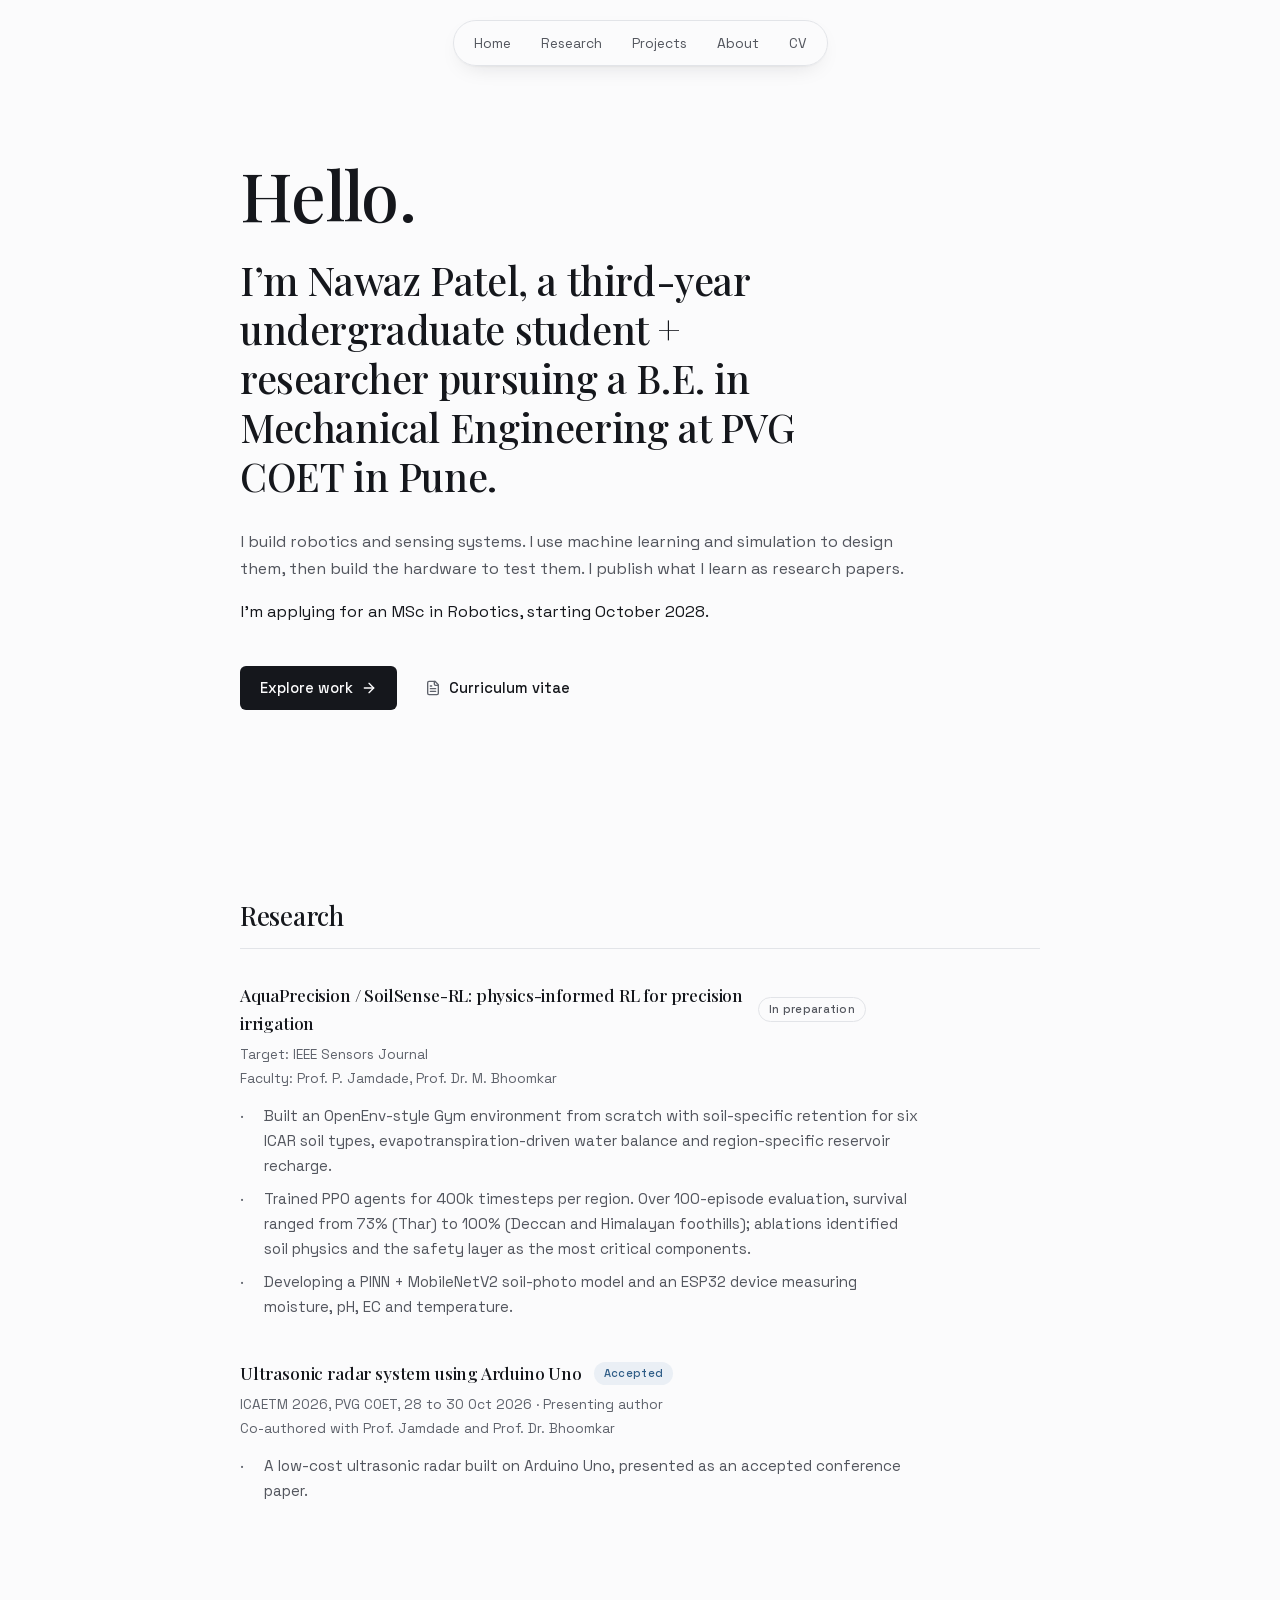
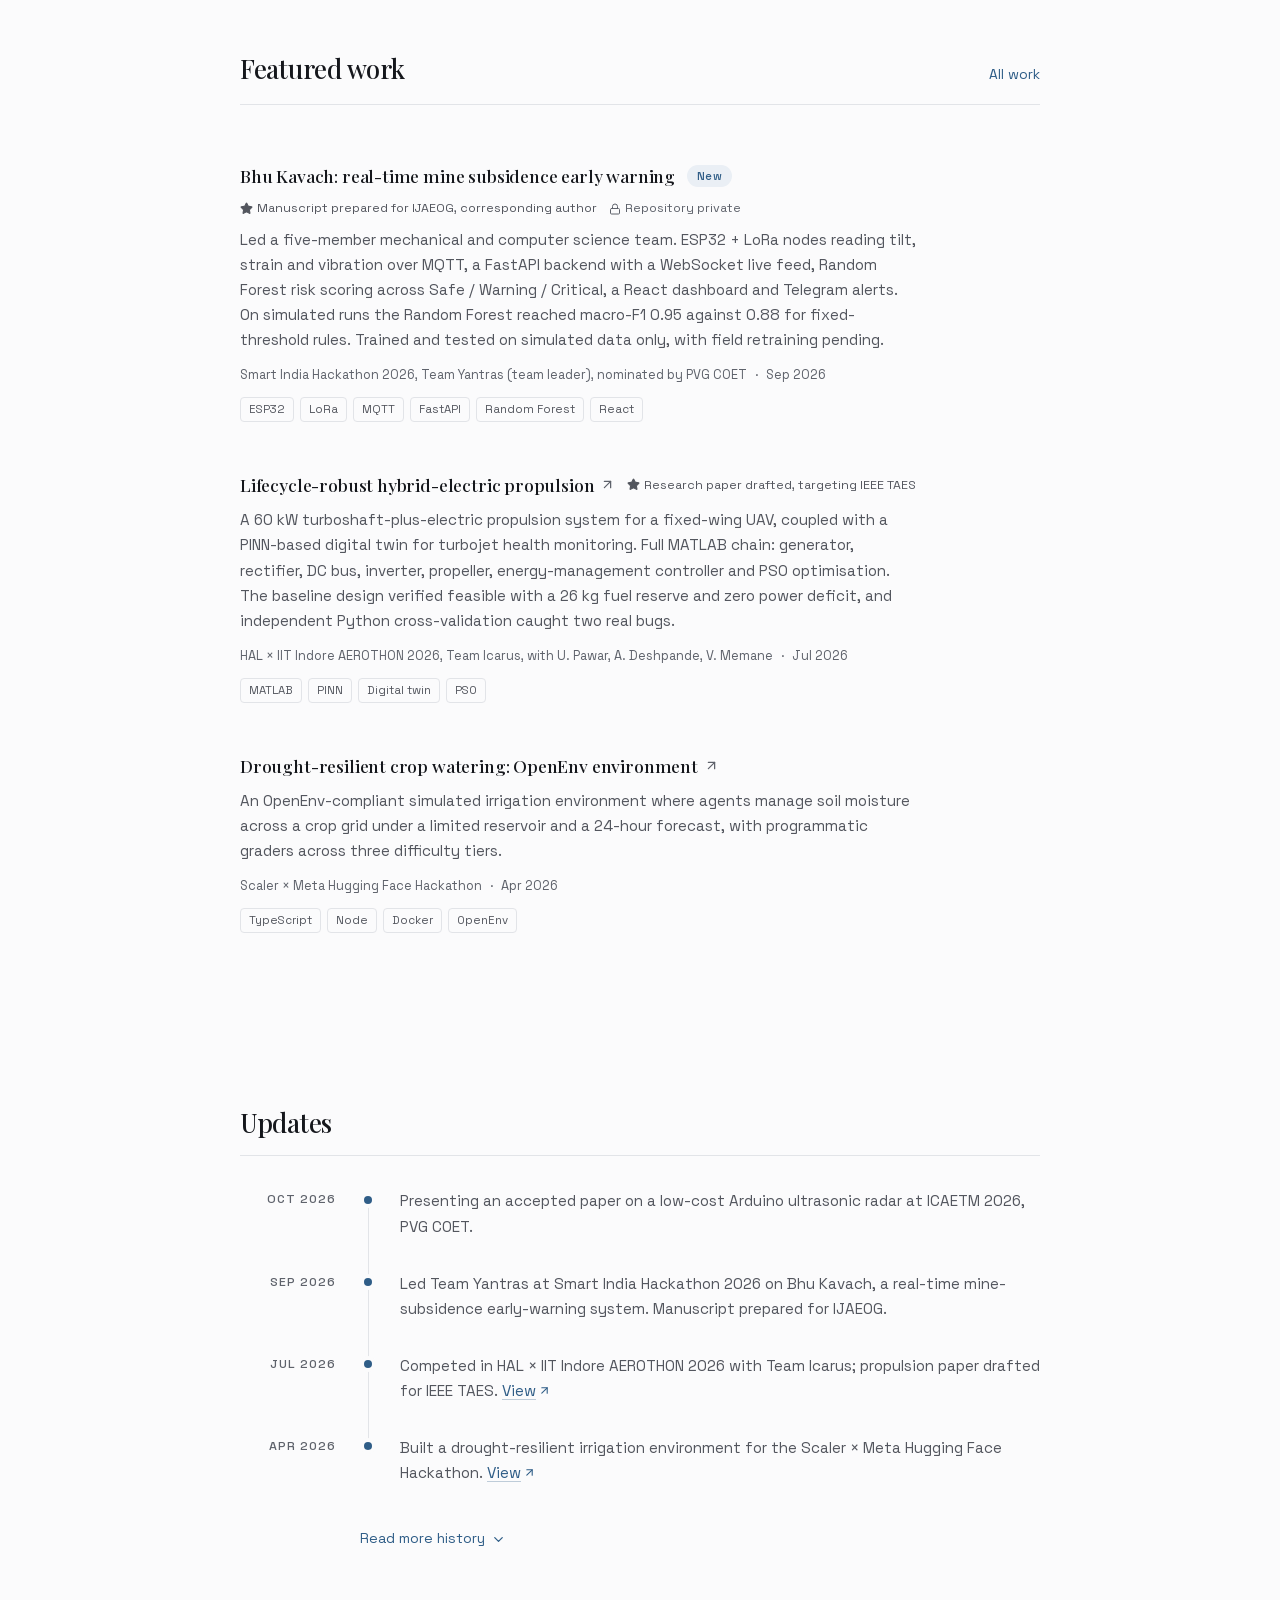
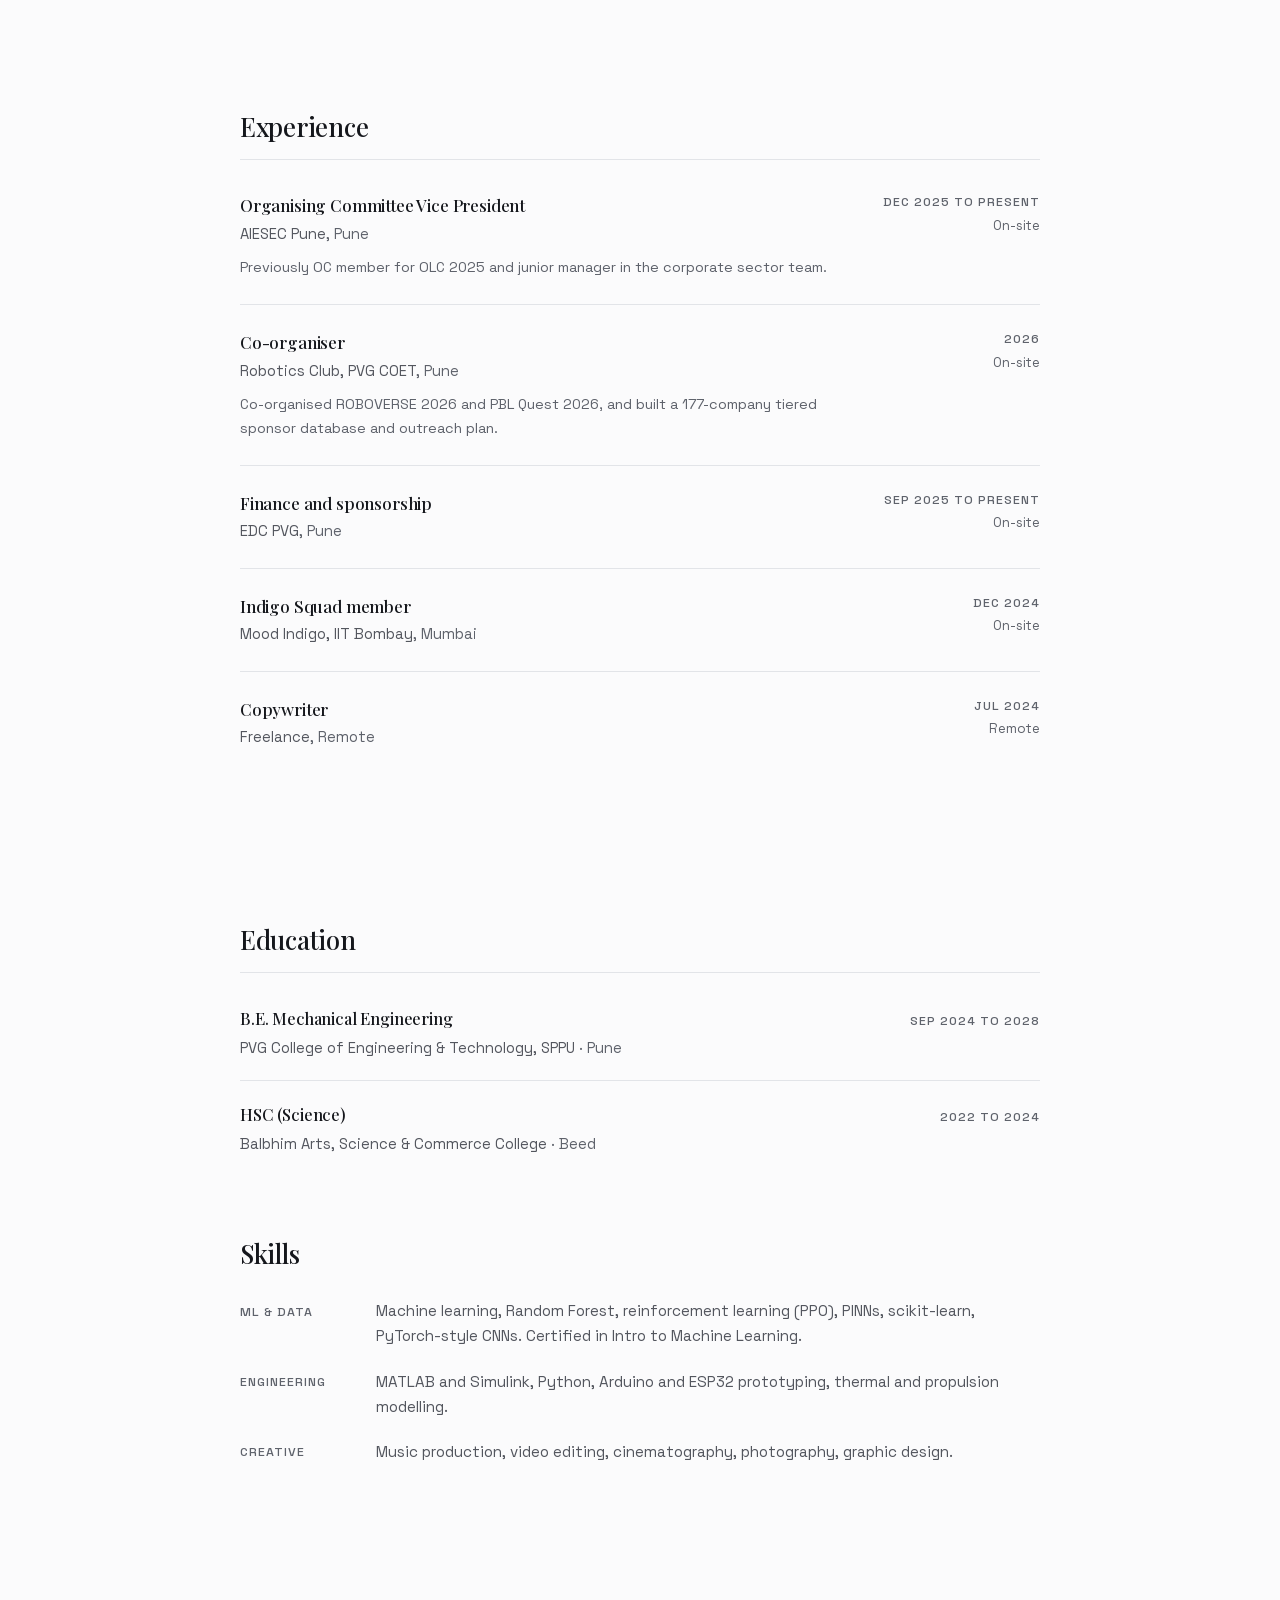
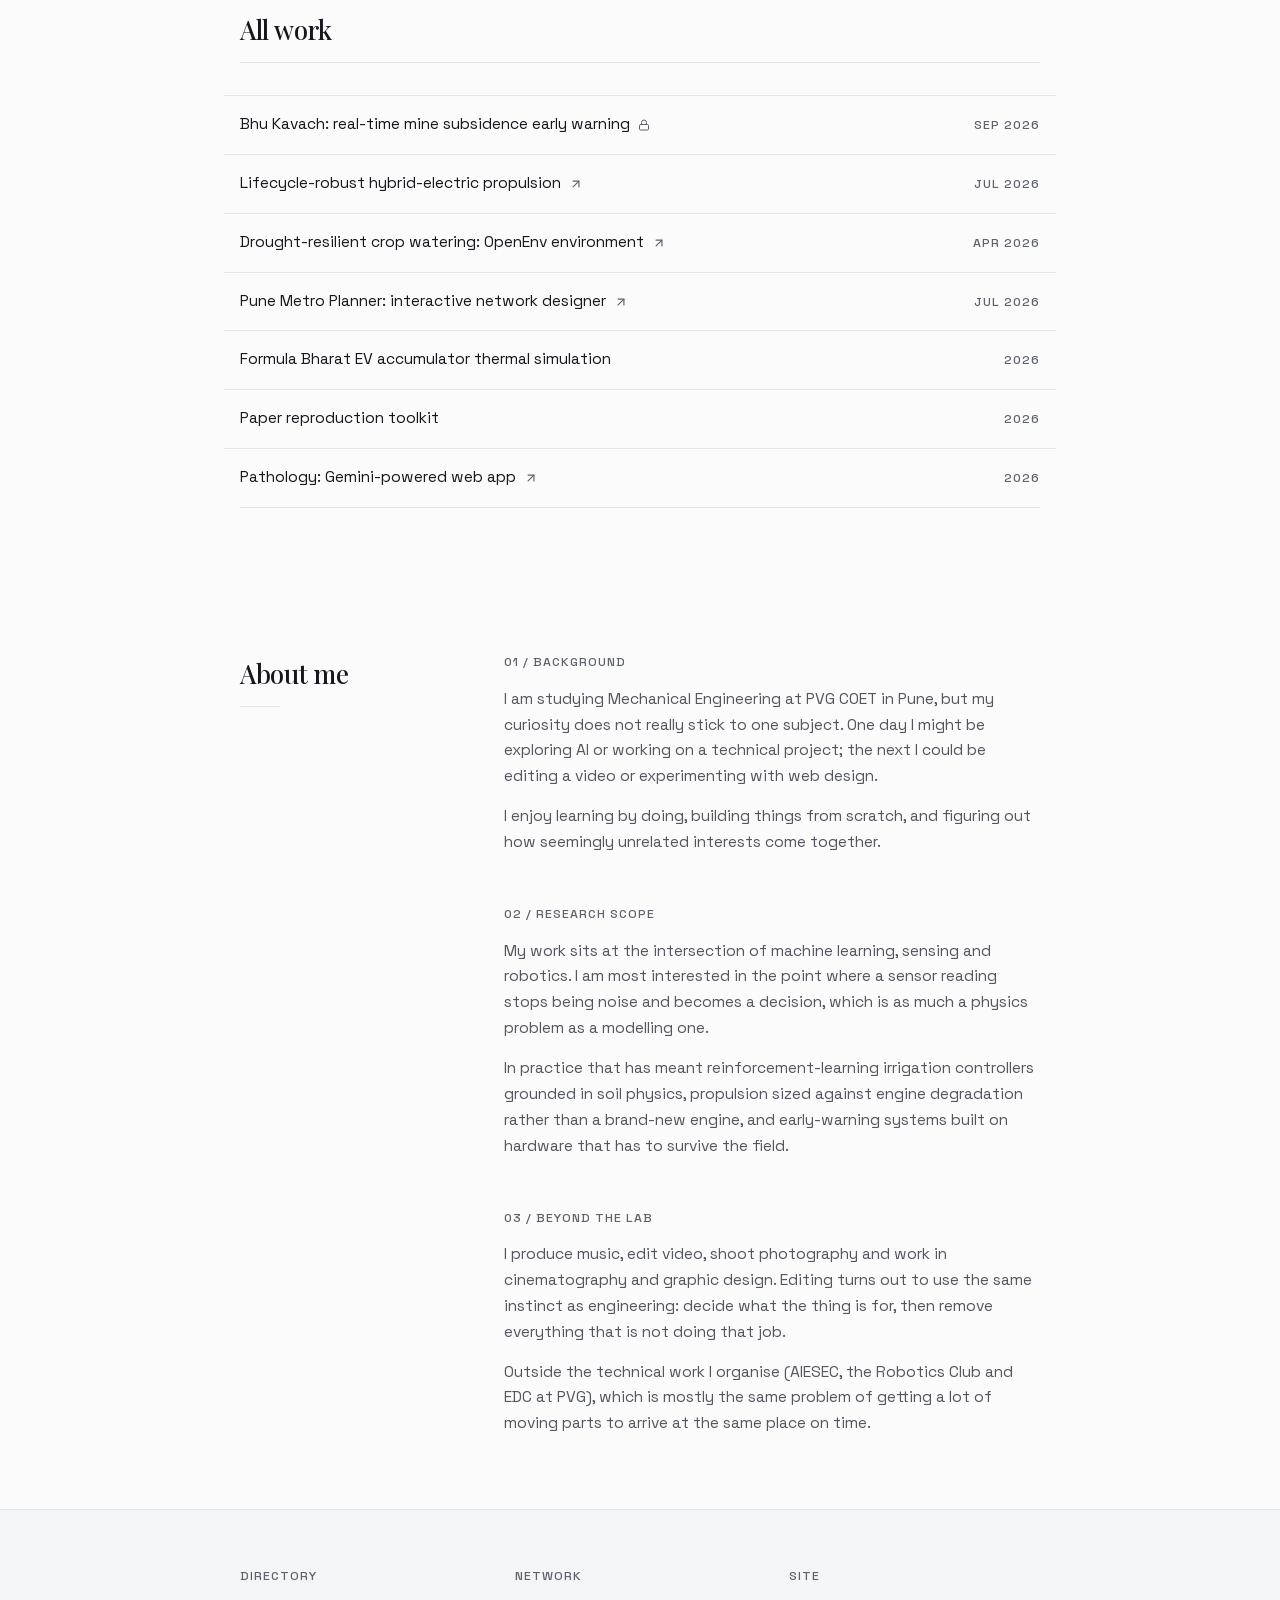
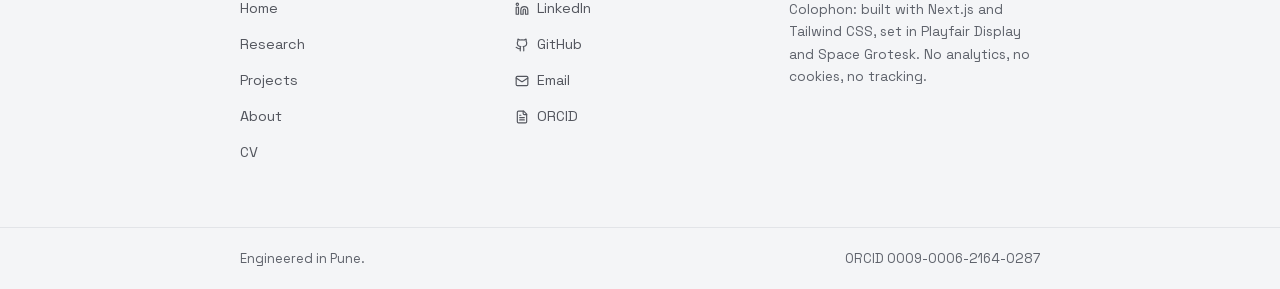
<file: index.html>
<!DOCTYPE html><!--Ju4lYBKJnZrlbT3Vsa5eF--><html lang="en" class="__variable_059c72 __variable_c219ed"><head><meta charSet="utf-8"/><meta name="viewport" content="width=device-width, initial-scale=1"/><link rel="preload" href="/_next/static/media/36966cca54120369-s.p.woff2" as="font" crossorigin="" type="font/woff2"/><link rel="preload" href="/_next/static/media/eaead17c7dbfcd5d-s.p.woff2" as="font" crossorigin="" type="font/woff2"/><link rel="stylesheet" href="/_next/static/css/2704a5b1a636a0f8.css" data-precedence="next"/><link rel="preload" as="script" fetchPriority="low" href="/_next/static/chunks/webpack-6caa0719cef23d52.js"/><script src="/_next/static/chunks/4bd1b696-c023c6e3521b1417.js" async=""></script><script src="/_next/static/chunks/255-15b9cc804e0d9c7d.js" async=""></script><script src="/_next/static/chunks/main-app-faec09cf216d701a.js" async=""></script><script src="/_next/static/chunks/390-1fc90991affeb4fc.js" async=""></script><script src="/_next/static/chunks/app/page-b3a5506392468d72.js" async=""></script><meta name="next-size-adjust" content=""/><title>Nawaz Patel: Mechanical Engineering, Pune</title><meta name="description" content="Third-year B.E. Mechanical Engineering undergraduate and researcher in Pune. I build robotics and sensing systems, designed with machine learning and simulation, then tested in hardware. Applying for an MSc in Robotics, October 2028."/><script src="/_next/static/chunks/polyfills-42372ed130431b0a.js" noModule=""></script></head><body><div hidden=""><!--$--><!--/$--></div><a href="#main" class="skip">Skip to content</a><header class="fixed inset-x-0 top-3 z-50 flex justify-center px-3 sm:top-5" style="opacity:0;transform:translateY(-12px)"><nav aria-label="Primary" class="rounded-full border border-rule bg-page/90 px-1.5 py-1 shadow-[0_1px_2px_rgba(21,23,28,0.04),0_8px_24px_-12px_rgba(21,23,28,0.18)] backdrop-blur-xl backdrop-saturate-150"><ul class="flex items-center gap-0.5"><li><a href="#top" class="flex min-h-9 items-center rounded-full px-3 text-[0.82rem] text-muted transition-colors hover:bg-tint hover:text-ink sm:px-3.5 sm:text-[0.86rem]">Home</a></li><li><a href="#research" class="flex min-h-9 items-center rounded-full px-3 text-[0.82rem] text-muted transition-colors hover:bg-tint hover:text-ink sm:px-3.5 sm:text-[0.86rem]">Research</a></li><li><a href="#work" class="flex min-h-9 items-center rounded-full px-3 text-[0.82rem] text-muted transition-colors hover:bg-tint hover:text-ink sm:px-3.5 sm:text-[0.86rem]">Projects</a></li><li><a href="#about" class="flex min-h-9 items-center rounded-full px-3 text-[0.82rem] text-muted transition-colors hover:bg-tint hover:text-ink sm:px-3.5 sm:text-[0.86rem]">About</a></li><li><a href="/cv.pdf" target="_blank" rel="noreferrer noopener" class="flex min-h-9 items-center rounded-full px-3 text-[0.82rem] text-muted transition-colors hover:bg-tint hover:text-ink sm:px-3.5 sm:text-[0.86rem]">CV</a></li></ul></nav></header><main id="main"><section id="top" class="wrap scroll-mt-[var(--nav-clear)] pt-28 pb-16 md:pt-40 md:pb-28"><div style="opacity:0;transform:translateY(14px)"><p class="serif text-[clamp(2.5rem,7vw,4.25rem)] leading-[1] text-ink">Hello.</p></div><div style="opacity:0;transform:translateY(14px)"><h1 class="serif mt-7 max-w-[26ch] text-[clamp(1.6rem,3.9vw,2.45rem)] leading-[1.25] text-ink">I’m Nawaz Patel, a third-year undergraduate student + researcher pursuing a B.E. in Mechanical Engineering at PVG COET in Pune.</h1></div><div style="opacity:0;transform:translateY(14px)"><p class="mt-7 max-w-[var(--measure)] text-[1.02rem] text-muted">I build robotics and sensing systems. I use machine learning and simulation to design them, then build the hardware to test them. I publish what I learn as research papers.</p></div><div style="opacity:0;transform:translateY(14px)"><p class="mt-4 max-w-[var(--measure)] text-[1.02rem] text-ink">I’m applying for an MSc in Robotics, starting October 2028.</p></div><div style="opacity:0;transform:translateY(14px)"><div class="mt-10 flex flex-wrap items-center gap-x-7 gap-y-4"><a href="#work" class="group inline-flex min-h-11 items-center gap-2 rounded-md bg-ink px-5 text-[0.92rem] font-medium text-page transition-colors hover:bg-accent">Explore work<svg xmlns="http://www.w3.org/2000/svg" width="16" height="16" viewBox="0 0 24 24" fill="none" stroke="currentColor" stroke-width="2" stroke-linecap="round" stroke-linejoin="round" class="lucide lucide-arrow-right transition-transform duration-200 group-hover:translate-x-0.5" aria-hidden="true"><path d="M5 12h14"></path><path d="m12 5 7 7-7 7"></path></svg></a><a href="/cv.pdf" target="_blank" rel="noreferrer noopener" class="underline-grow inline-flex min-h-11 items-center gap-2 text-[0.92rem] font-medium text-ink"><svg xmlns="http://www.w3.org/2000/svg" width="16" height="16" viewBox="0 0 24 24" fill="none" stroke="currentColor" stroke-width="2" stroke-linecap="round" stroke-linejoin="round" class="lucide lucide-file-text text-faint" aria-hidden="true"><path d="M15 2H6a2 2 0 0 0-2 2v16a2 2 0 0 0 2 2h12a2 2 0 0 0 2-2V7Z"></path><path d="M14 2v4a2 2 0 0 0 2 2h4"></path><path d="M10 9H8"></path><path d="M16 13H8"></path><path d="M16 17H8"></path></svg>Curriculum vitae</a></div></div></section><section id="research" aria-labelledby="research-h" class="wrap section-y"><div class="mb-8"><div class="flex items-baseline justify-between gap-4"><h2 id="research-h" class="serif text-[1.45rem] text-ink md:text-[1.6rem]">Research</h2></div><div class="mt-3 h-px w-full bg-rule"></div></div><ul class="space-y-10"><li><div class="flex flex-wrap items-center gap-x-3 gap-y-2"><h3 class="serif max-w-[46ch] text-[1.08rem] text-ink">AquaPrecision / SoilSense-RL: physics-informed RL for precision irrigation</h3><span class="rounded-full px-2.5 py-0.5 text-[0.7rem] font-medium tracking-wide border border-rule text-muted">In preparation</span></div><p class="mt-1.5 text-[0.85rem] text-faint">Target: IEEE Sensors Journal</p><p class="mt-0.5 text-[0.85rem] text-faint">Faculty: Prof. P. Jamdade, Prof. Dr. M. Bhoomkar</p><ul class="mt-3 space-y-2"><li class="relative max-w-[var(--measure)] pl-6 text-[0.95rem] text-muted before:absolute before:left-0 before:text-faint before:content-[&#x27;·&#x27;]">Built an OpenEnv-style Gym environment from scratch with soil-specific retention for six ICAR soil types, evapotranspiration-driven water balance and region-specific reservoir recharge.</li><li class="relative max-w-[var(--measure)] pl-6 text-[0.95rem] text-muted before:absolute before:left-0 before:text-faint before:content-[&#x27;·&#x27;]">Trained PPO agents for 400k timesteps per region. Over 100-episode evaluation, survival ranged from 73% (Thar) to 100% (Deccan and Himalayan foothills); ablations identified soil physics and the safety layer as the most critical components.</li><li class="relative max-w-[var(--measure)] pl-6 text-[0.95rem] text-muted before:absolute before:left-0 before:text-faint before:content-[&#x27;·&#x27;]">Developing a PINN + MobileNetV2 soil-photo model and an ESP32 device measuring moisture, pH, EC and temperature.</li></ul></li><li><div class="flex flex-wrap items-center gap-x-3 gap-y-2"><h3 class="serif max-w-[46ch] text-[1.08rem] text-ink">Ultrasonic radar system using Arduino Uno</h3><span class="rounded-full px-2.5 py-0.5 text-[0.7rem] font-medium tracking-wide bg-accent-soft text-accent">Accepted</span></div><p class="mt-1.5 text-[0.85rem] text-faint">ICAETM 2026, PVG COET, 28 to 30 Oct 2026 · Presenting author</p><p class="mt-0.5 text-[0.85rem] text-faint">Co-authored with Prof. Jamdade and Prof. Dr. Bhoomkar</p><ul class="mt-3 space-y-2"><li class="relative max-w-[var(--measure)] pl-6 text-[0.95rem] text-muted before:absolute before:left-0 before:text-faint before:content-[&#x27;·&#x27;]">A low-cost ultrasonic radar built on Arduino Uno, presented as an accepted conference paper.</li></ul></li></ul></section><section id="work" aria-labelledby="work-h" class="wrap section-y"><div class="mb-8"><div class="flex items-baseline justify-between gap-4"><h2 id="work-h" class="serif text-[1.45rem] text-ink md:text-[1.6rem]">Featured work</h2><a href="#all" class="underline-grow inline-flex min-h-9 items-center text-[0.86rem] text-accent">All work</a></div><div class="mt-3 h-px w-full bg-rule"></div></div><ul><li class="-mx-4 rounded-lg px-4 py-6 transition-colors hover:bg-tint"><div class="flex flex-wrap items-center gap-x-3 gap-y-2"><h3 class="serif text-[1.1rem] text-ink"><span class="">Bhu Kavach: real-time mine subsidence early warning</span></h3><span class="rounded-full bg-accent-soft px-2.5 py-0.5 text-[0.7rem] font-medium tracking-wide text-accent">New</span><span class="inline-flex items-center gap-1 text-[0.78rem] text-muted"><svg xmlns="http://www.w3.org/2000/svg" width="13" height="13" viewBox="0 0 24 24" fill="none" stroke="currentColor" stroke-width="2" stroke-linecap="round" stroke-linejoin="round" class="lucide lucide-star fill-current" aria-hidden="true"><path d="M11.525 2.295a.53.53 0 0 1 .95 0l2.31 4.679a2.123 2.123 0 0 0 1.595 1.16l5.166.756a.53.53 0 0 1 .294.904l-3.736 3.638a2.123 2.123 0 0 0-.611 1.878l.882 5.14a.53.53 0 0 1-.771.56l-4.618-2.428a2.122 2.122 0 0 0-1.973 0L6.396 21.01a.53.53 0 0 1-.77-.56l.881-5.139a2.122 2.122 0 0 0-.611-1.879L2.16 9.795a.53.53 0 0 1 .294-.906l5.165-.755a2.122 2.122 0 0 0 1.597-1.16z"></path></svg>Manuscript prepared for IJAEOG, corresponding author</span><span class="inline-flex items-center gap-1 text-[0.78rem] text-faint"><svg xmlns="http://www.w3.org/2000/svg" width="12" height="12" viewBox="0 0 24 24" fill="none" stroke="currentColor" stroke-width="2" stroke-linecap="round" stroke-linejoin="round" class="lucide lucide-lock" aria-hidden="true"><rect width="18" height="11" x="3" y="11" rx="2" ry="2"></rect><path d="M7 11V7a5 5 0 0 1 10 0v4"></path></svg>Repository private</span></div><p class="mt-2 max-w-[var(--measure)] text-[0.95rem] text-muted">Led a five-member mechanical and computer science team. ESP32 + LoRa nodes reading tilt, strain and vibration over MQTT, a FastAPI backend with a WebSocket live feed, Random Forest risk scoring across Safe / Warning / Critical, a React dashboard and Telegram alerts. On simulated runs the Random Forest reached macro-F1 0.95 against 0.88 for fixed-threshold rules. Trained and tested on simulated data only, with field retraining pending.</p><p class="mt-3 flex flex-wrap items-center gap-x-2 gap-y-1 text-[0.8rem] text-faint"><span>Smart India Hackathon 2026, Team Yantras (team leader), nominated by PVG COET</span><span aria-hidden="true">·</span><span>Sep 2026</span></p><ul class="mt-3 flex flex-wrap gap-1.5"><li class="rounded border border-rule px-2 py-0.5 text-[0.72rem] text-muted">ESP32</li><li class="rounded border border-rule px-2 py-0.5 text-[0.72rem] text-muted">LoRa</li><li class="rounded border border-rule px-2 py-0.5 text-[0.72rem] text-muted">MQTT</li><li class="rounded border border-rule px-2 py-0.5 text-[0.72rem] text-muted">FastAPI</li><li class="rounded border border-rule px-2 py-0.5 text-[0.72rem] text-muted">Random Forest</li><li class="rounded border border-rule px-2 py-0.5 text-[0.72rem] text-muted">React</li></ul></li><li class="-mx-4 rounded-lg px-4 py-6 transition-colors hover:bg-tint"><div class="flex flex-wrap items-center gap-x-3 gap-y-2"><h3 class="serif text-[1.1rem] text-ink"><a href="https://github.com/nawazjava/team-icarus-aerothon" target="_blank" rel="noreferrer noopener" class="group inline-flex items-center gap-1.5 hover:text-accent">Lifecycle-robust hybrid-electric propulsion<svg xmlns="http://www.w3.org/2000/svg" width="15" height="15" viewBox="0 0 24 24" fill="none" stroke="currentColor" stroke-width="2" stroke-linecap="round" stroke-linejoin="round" class="lucide lucide-arrow-up-right text-faint transition-all duration-200 group-hover:-translate-y-px group-hover:text-accent" aria-hidden="true"><path d="M7 7h10v10"></path><path d="M7 17 17 7"></path></svg></a></h3><span class="inline-flex items-center gap-1 text-[0.78rem] text-muted"><svg xmlns="http://www.w3.org/2000/svg" width="13" height="13" viewBox="0 0 24 24" fill="none" stroke="currentColor" stroke-width="2" stroke-linecap="round" stroke-linejoin="round" class="lucide lucide-star fill-current" aria-hidden="true"><path d="M11.525 2.295a.53.53 0 0 1 .95 0l2.31 4.679a2.123 2.123 0 0 0 1.595 1.16l5.166.756a.53.53 0 0 1 .294.904l-3.736 3.638a2.123 2.123 0 0 0-.611 1.878l.882 5.14a.53.53 0 0 1-.771.56l-4.618-2.428a2.122 2.122 0 0 0-1.973 0L6.396 21.01a.53.53 0 0 1-.77-.56l.881-5.139a2.122 2.122 0 0 0-.611-1.879L2.16 9.795a.53.53 0 0 1 .294-.906l5.165-.755a2.122 2.122 0 0 0 1.597-1.16z"></path></svg>Research paper drafted, targeting IEEE TAES</span></div><p class="mt-2 max-w-[var(--measure)] text-[0.95rem] text-muted">A 60 kW turboshaft-plus-electric propulsion system for a fixed-wing UAV, coupled with a PINN-based digital twin for turbojet health monitoring. Full MATLAB chain: generator, rectifier, DC bus, inverter, propeller, energy-management controller and PSO optimisation. The baseline design verified feasible with a 26 kg fuel reserve and zero power deficit, and independent Python cross-validation caught two real bugs.</p><p class="mt-3 flex flex-wrap items-center gap-x-2 gap-y-1 text-[0.8rem] text-faint"><span>HAL × IIT Indore AEROTHON 2026, Team Icarus, with U. Pawar, A. Deshpande, V. Memane</span><span aria-hidden="true">·</span><span>Jul 2026</span></p><ul class="mt-3 flex flex-wrap gap-1.5"><li class="rounded border border-rule px-2 py-0.5 text-[0.72rem] text-muted">MATLAB</li><li class="rounded border border-rule px-2 py-0.5 text-[0.72rem] text-muted">PINN</li><li class="rounded border border-rule px-2 py-0.5 text-[0.72rem] text-muted">Digital twin</li><li class="rounded border border-rule px-2 py-0.5 text-[0.72rem] text-muted">PSO</li></ul></li><li class="-mx-4 rounded-lg px-4 py-6 transition-colors hover:bg-tint"><div class="flex flex-wrap items-center gap-x-3 gap-y-2"><h3 class="serif text-[1.1rem] text-ink"><a href="https://github.com/nawazjava/hackathons-meta" target="_blank" rel="noreferrer noopener" class="group inline-flex items-center gap-1.5 hover:text-accent">Drought-resilient crop watering: OpenEnv environment<svg xmlns="http://www.w3.org/2000/svg" width="15" height="15" viewBox="0 0 24 24" fill="none" stroke="currentColor" stroke-width="2" stroke-linecap="round" stroke-linejoin="round" class="lucide lucide-arrow-up-right text-faint transition-all duration-200 group-hover:-translate-y-px group-hover:text-accent" aria-hidden="true"><path d="M7 7h10v10"></path><path d="M7 17 17 7"></path></svg></a></h3></div><p class="mt-2 max-w-[var(--measure)] text-[0.95rem] text-muted">An OpenEnv-compliant simulated irrigation environment where agents manage soil moisture across a crop grid under a limited reservoir and a 24-hour forecast, with programmatic graders across three difficulty tiers.</p><p class="mt-3 flex flex-wrap items-center gap-x-2 gap-y-1 text-[0.8rem] text-faint"><span>Scaler × Meta Hugging Face Hackathon</span><span aria-hidden="true">·</span><span>Apr 2026</span></p><ul class="mt-3 flex flex-wrap gap-1.5"><li class="rounded border border-rule px-2 py-0.5 text-[0.72rem] text-muted">TypeScript</li><li class="rounded border border-rule px-2 py-0.5 text-[0.72rem] text-muted">Node</li><li class="rounded border border-rule px-2 py-0.5 text-[0.72rem] text-muted">Docker</li><li class="rounded border border-rule px-2 py-0.5 text-[0.72rem] text-muted">OpenEnv</li></ul></li></ul></section><section id="updates" aria-labelledby="updates-h" class="wrap section-y"><div class="mb-8"><div class="flex items-baseline justify-between gap-4"><h2 id="updates-h" class="serif text-[1.45rem] text-ink md:text-[1.6rem]">Updates</h2></div><div class="mt-3 h-px w-full bg-rule"></div></div><ol><li class="grid grid-cols-[1.5rem_1fr] gap-x-3 sm:grid-cols-[6rem_1.5rem_1fr] sm:gap-x-5"><span class="eyebrow hidden pt-px text-right sm:block">Oct 2026</span><span aria-hidden="true" class="relative flex justify-center"><span class="absolute w-px bg-rule top-[0.7rem] bottom-0"></span><span class="relative mt-[0.45rem] size-2 rounded-full bg-accent ring-4 ring-page"></span></span><div class="pb-8"><span class="eyebrow block sm:hidden">Oct 2026</span><p class="max-w-[var(--measure)] text-[0.95rem] text-muted">Presenting an accepted paper on a low-cost Arduino ultrasonic radar at ICAETM 2026, PVG COET.</p></div></li><li class="grid grid-cols-[1.5rem_1fr] gap-x-3 sm:grid-cols-[6rem_1.5rem_1fr] sm:gap-x-5"><span class="eyebrow hidden pt-px text-right sm:block">Sep 2026</span><span aria-hidden="true" class="relative flex justify-center"><span class="absolute w-px bg-rule inset-y-0"></span><span class="relative mt-[0.45rem] size-2 rounded-full bg-accent ring-4 ring-page"></span></span><div class="pb-8"><span class="eyebrow block sm:hidden">Sep 2026</span><p class="max-w-[var(--measure)] text-[0.95rem] text-muted">Led Team Yantras at Smart India Hackathon 2026 on Bhu Kavach, a real-time mine-subsidence early-warning system. Manuscript prepared for IJAEOG.</p></div></li><li class="grid grid-cols-[1.5rem_1fr] gap-x-3 sm:grid-cols-[6rem_1.5rem_1fr] sm:gap-x-5"><span class="eyebrow hidden pt-px text-right sm:block">Jul 2026</span><span aria-hidden="true" class="relative flex justify-center"><span class="absolute w-px bg-rule inset-y-0"></span><span class="relative mt-[0.45rem] size-2 rounded-full bg-accent ring-4 ring-page"></span></span><div class="pb-8"><span class="eyebrow block sm:hidden">Jul 2026</span><p class="max-w-[var(--measure)] text-[0.95rem] text-muted">Competed in HAL × IIT Indore AEROTHON 2026 with Team Icarus; propulsion paper drafted for IEEE TAES.<!-- --> <a href="https://github.com/nawazjava/team-icarus-aerothon" target="_blank" rel="noreferrer noopener" class="link hover:link-hover inline-flex items-center gap-0.5 whitespace-nowrap">View<svg xmlns="http://www.w3.org/2000/svg" width="13" height="13" viewBox="0 0 24 24" fill="none" stroke="currentColor" stroke-width="2" stroke-linecap="round" stroke-linejoin="round" class="lucide lucide-arrow-up-right" aria-hidden="true"><path d="M7 7h10v10"></path><path d="M7 17 17 7"></path></svg></a></p></div></li><li class="grid grid-cols-[1.5rem_1fr] gap-x-3 sm:grid-cols-[6rem_1.5rem_1fr] sm:gap-x-5"><span class="eyebrow hidden pt-px text-right sm:block">Apr 2026</span><span aria-hidden="true" class="relative flex justify-center"><span class="absolute w-px bg-rule top-0 h-[0.7rem]"></span><span class="relative mt-[0.45rem] size-2 rounded-full bg-accent ring-4 ring-page"></span></span><div class=""><span class="eyebrow block sm:hidden">Apr 2026</span><p class="max-w-[var(--measure)] text-[0.95rem] text-muted">Built a drought-resilient irrigation environment for the Scaler × Meta Hugging Face Hackathon.<!-- --> <a href="https://github.com/nawazjava/hackathons-meta" target="_blank" rel="noreferrer noopener" class="link hover:link-hover inline-flex items-center gap-0.5 whitespace-nowrap">View<svg xmlns="http://www.w3.org/2000/svg" width="13" height="13" viewBox="0 0 24 24" fill="none" stroke="currentColor" stroke-width="2" stroke-linecap="round" stroke-linejoin="round" class="lucide lucide-arrow-up-right" aria-hidden="true"><path d="M7 7h10v10"></path><path d="M7 17 17 7"></path></svg></a></p></div></li></ol><button type="button" aria-expanded="false" class="mt-8 inline-flex min-h-11 items-center gap-1.5 text-[0.88rem] text-accent sm:ml-[7.5rem]">Read more history<svg xmlns="http://www.w3.org/2000/svg" width="15" height="15" viewBox="0 0 24 24" fill="none" stroke="currentColor" stroke-width="2" stroke-linecap="round" stroke-linejoin="round" class="lucide lucide-chevron-down transition-transform duration-200" aria-hidden="true"><path d="m6 9 6 6 6-6"></path></svg></button></section><section id="experience" aria-labelledby="experience-h" class="wrap section-y"><div class="mb-8"><div class="flex items-baseline justify-between gap-4"><h2 id="experience-h" class="serif text-[1.45rem] text-ink md:text-[1.6rem]">Experience</h2></div><div class="mt-3 h-px w-full bg-rule"></div></div><ul><li class="grid gap-x-8 gap-y-1 border-t border-rule py-6 first:border-t-0 first:pt-0 sm:grid-cols-[1fr_auto]"><div><h3 class="serif text-[1.05rem] text-ink">Organising Committee Vice President</h3><p class="mt-0.5 text-[0.92rem] text-muted">AIESEC Pune<span class="text-faint">, <!-- -->Pune</span></p><p class="mt-2.5 max-w-[var(--measure)] text-[0.9rem] text-faint">Previously OC member for OLC 2025 and junior manager in the corporate sector team.</p></div><div class="sm:text-right"><p class="eyebrow whitespace-nowrap">Dec 2025 to present</p><p class="mt-0.5 text-[0.82rem] text-faint">On-site</p></div></li><li class="grid gap-x-8 gap-y-1 border-t border-rule py-6 first:border-t-0 first:pt-0 sm:grid-cols-[1fr_auto]"><div><h3 class="serif text-[1.05rem] text-ink">Co-organiser</h3><p class="mt-0.5 text-[0.92rem] text-muted">Robotics Club, PVG COET<span class="text-faint">, <!-- -->Pune</span></p><p class="mt-2.5 max-w-[var(--measure)] text-[0.9rem] text-faint">Co-organised ROBOVERSE 2026 and PBL Quest 2026, and built a 177-company tiered sponsor database and outreach plan.</p></div><div class="sm:text-right"><p class="eyebrow whitespace-nowrap">2026</p><p class="mt-0.5 text-[0.82rem] text-faint">On-site</p></div></li><li class="grid gap-x-8 gap-y-1 border-t border-rule py-6 first:border-t-0 first:pt-0 sm:grid-cols-[1fr_auto]"><div><h3 class="serif text-[1.05rem] text-ink">Finance and sponsorship</h3><p class="mt-0.5 text-[0.92rem] text-muted">EDC PVG<span class="text-faint">, <!-- -->Pune</span></p></div><div class="sm:text-right"><p class="eyebrow whitespace-nowrap">Sep 2025 to present</p><p class="mt-0.5 text-[0.82rem] text-faint">On-site</p></div></li><li class="grid gap-x-8 gap-y-1 border-t border-rule py-6 first:border-t-0 first:pt-0 sm:grid-cols-[1fr_auto]"><div><h3 class="serif text-[1.05rem] text-ink">Indigo Squad member</h3><p class="mt-0.5 text-[0.92rem] text-muted">Mood Indigo, IIT Bombay<span class="text-faint">, <!-- -->Mumbai</span></p></div><div class="sm:text-right"><p class="eyebrow whitespace-nowrap">Dec 2024</p><p class="mt-0.5 text-[0.82rem] text-faint">On-site</p></div></li><li class="grid gap-x-8 gap-y-1 border-t border-rule py-6 first:border-t-0 first:pt-0 sm:grid-cols-[1fr_auto]"><div><h3 class="serif text-[1.05rem] text-ink">Copywriter</h3><p class="mt-0.5 text-[0.92rem] text-muted">Freelance<span class="text-faint">, <!-- -->Remote</span></p></div><div class="sm:text-right"><p class="eyebrow whitespace-nowrap">Jul 2024</p><p class="mt-0.5 text-[0.82rem] text-faint">Remote</p></div></li></ul></section><section id="background" aria-labelledby="background-h" class="wrap section-y"><div class="mb-8"><div class="flex items-baseline justify-between gap-4"><h2 id="background-h" class="serif text-[1.45rem] text-ink md:text-[1.6rem]">Education</h2></div><div class="mt-3 h-px w-full bg-rule"></div></div><ul class="mb-14"><li class="border-t border-rule py-5 first:border-t-0 first:pt-0"><div class="flex flex-wrap items-baseline justify-between gap-x-6 gap-y-1"><h3 class="serif text-[1.02rem] text-ink">B.E. Mechanical Engineering</h3><span class="eyebrow whitespace-nowrap">Sep 2024 to 2028</span></div><p class="mt-1 text-[0.92rem] text-muted">PVG College of Engineering &amp; Technology, SPPU<!-- --> <span class="text-faint">· <!-- -->Pune</span></p></li><li class="border-t border-rule py-5 first:border-t-0 first:pt-0"><div class="flex flex-wrap items-baseline justify-between gap-x-6 gap-y-1"><h3 class="serif text-[1.02rem] text-ink">HSC (Science)</h3><span class="eyebrow whitespace-nowrap">2022 to 2024</span></div><p class="mt-1 text-[0.92rem] text-muted">Balbhim Arts, Science &amp; Commerce College<!-- --> <span class="text-faint">· <!-- -->Beed</span></p></li></ul><h2 class="serif mb-6 text-[1.45rem] text-ink md:text-[1.6rem]">Skills</h2><dl class="space-y-5"><div class="grid grid-cols-1 gap-x-6 sm:grid-cols-[7rem_1fr]"><dt class="eyebrow pt-[0.2rem]">ML &amp; data</dt><dd class="m-0 max-w-[var(--measure)] text-[0.95rem] text-muted">Machine learning, Random Forest, reinforcement learning (PPO), PINNs, scikit-learn, PyTorch-style CNNs. Certified in Intro to Machine Learning.</dd></div><div class="grid grid-cols-1 gap-x-6 sm:grid-cols-[7rem_1fr]"><dt class="eyebrow pt-[0.2rem]">Engineering</dt><dd class="m-0 max-w-[var(--measure)] text-[0.95rem] text-muted">MATLAB and Simulink, Python, Arduino and ESP32 prototyping, thermal and propulsion modelling.</dd></div><div class="grid grid-cols-1 gap-x-6 sm:grid-cols-[7rem_1fr]"><dt class="eyebrow pt-[0.2rem]">Creative</dt><dd class="m-0 max-w-[var(--measure)] text-[0.95rem] text-muted">Music production, video editing, cinematography, photography, graphic design.</dd></div></dl></section><section id="all" aria-labelledby="all-h" class="wrap section-y"><div class="mb-8"><div class="flex items-baseline justify-between gap-4"><h2 id="all-h" class="serif text-[1.45rem] text-ink md:text-[1.6rem]">All work</h2></div><div class="mt-3 h-px w-full bg-rule"></div></div><ul><li><div class="group -mx-4 grid grid-cols-1 items-baseline gap-x-6 gap-y-1 border-t border-rule px-4 py-4 transition-colors hover:bg-tint sm:grid-cols-[1fr_auto]"><span class="flex items-center gap-2 text-[0.98rem] text-ink"><span class="">Bhu Kavach: real-time mine subsidence early warning</span><svg xmlns="http://www.w3.org/2000/svg" width="12" height="12" viewBox="0 0 24 24" fill="none" stroke="currentColor" stroke-width="2" stroke-linecap="round" stroke-linejoin="round" class="lucide lucide-lock text-faint" aria-hidden="true"><rect width="18" height="11" x="3" y="11" rx="2" ry="2"></rect><path d="M7 11V7a5 5 0 0 1 10 0v4"></path></svg></span><span class="eyebrow whitespace-nowrap">Sep 2026</span></div></li><li><a href="https://github.com/nawazjava/team-icarus-aerothon" target="_blank" rel="noreferrer noopener" class="group -mx-4 grid grid-cols-1 items-baseline gap-x-6 gap-y-1 border-t border-rule px-4 py-4 transition-colors hover:bg-tint sm:grid-cols-[1fr_auto]"><span class="flex items-center gap-2 text-[0.98rem] text-ink"><span class="group-hover:text-accent">Lifecycle-robust hybrid-electric propulsion</span><svg xmlns="http://www.w3.org/2000/svg" width="14" height="14" viewBox="0 0 24 24" fill="none" stroke="currentColor" stroke-width="2" stroke-linecap="round" stroke-linejoin="round" class="lucide lucide-arrow-up-right text-faint group-hover:text-accent" aria-hidden="true"><path d="M7 7h10v10"></path><path d="M7 17 17 7"></path></svg></span><span class="eyebrow whitespace-nowrap">Jul 2026</span></a></li><li><a href="https://github.com/nawazjava/hackathons-meta" target="_blank" rel="noreferrer noopener" class="group -mx-4 grid grid-cols-1 items-baseline gap-x-6 gap-y-1 border-t border-rule px-4 py-4 transition-colors hover:bg-tint sm:grid-cols-[1fr_auto]"><span class="flex items-center gap-2 text-[0.98rem] text-ink"><span class="group-hover:text-accent">Drought-resilient crop watering: OpenEnv environment</span><svg xmlns="http://www.w3.org/2000/svg" width="14" height="14" viewBox="0 0 24 24" fill="none" stroke="currentColor" stroke-width="2" stroke-linecap="round" stroke-linejoin="round" class="lucide lucide-arrow-up-right text-faint group-hover:text-accent" aria-hidden="true"><path d="M7 7h10v10"></path><path d="M7 17 17 7"></path></svg></span><span class="eyebrow whitespace-nowrap">Apr 2026</span></a></li><li><a href="https://github.com/nawazjava/pune-metro-planner" target="_blank" rel="noreferrer noopener" class="group -mx-4 grid grid-cols-1 items-baseline gap-x-6 gap-y-1 border-t border-rule px-4 py-4 transition-colors hover:bg-tint sm:grid-cols-[1fr_auto]"><span class="flex items-center gap-2 text-[0.98rem] text-ink"><span class="group-hover:text-accent">Pune Metro Planner: interactive network designer</span><svg xmlns="http://www.w3.org/2000/svg" width="14" height="14" viewBox="0 0 24 24" fill="none" stroke="currentColor" stroke-width="2" stroke-linecap="round" stroke-linejoin="round" class="lucide lucide-arrow-up-right text-faint group-hover:text-accent" aria-hidden="true"><path d="M7 7h10v10"></path><path d="M7 17 17 7"></path></svg></span><span class="eyebrow whitespace-nowrap">Jul 2026</span></a></li><li><div class="group -mx-4 grid grid-cols-1 items-baseline gap-x-6 gap-y-1 border-t border-rule px-4 py-4 transition-colors hover:bg-tint sm:grid-cols-[1fr_auto]"><span class="flex items-center gap-2 text-[0.98rem] text-ink"><span class="">Formula Bharat EV accumulator thermal simulation</span></span><span class="eyebrow whitespace-nowrap">2026</span></div></li><li><div class="group -mx-4 grid grid-cols-1 items-baseline gap-x-6 gap-y-1 border-t border-rule px-4 py-4 transition-colors hover:bg-tint sm:grid-cols-[1fr_auto]"><span class="flex items-center gap-2 text-[0.98rem] text-ink"><span class="">Paper reproduction toolkit</span></span><span class="eyebrow whitespace-nowrap">2026</span></div></li><li><a href="https://github.com/nawazjava/pathology-" target="_blank" rel="noreferrer noopener" class="group -mx-4 grid grid-cols-1 items-baseline gap-x-6 gap-y-1 border-t border-rule px-4 py-4 transition-colors hover:bg-tint sm:grid-cols-[1fr_auto]"><span class="flex items-center gap-2 text-[0.98rem] text-ink"><span class="group-hover:text-accent">Pathology: Gemini-powered web app</span><svg xmlns="http://www.w3.org/2000/svg" width="14" height="14" viewBox="0 0 24 24" fill="none" stroke="currentColor" stroke-width="2" stroke-linecap="round" stroke-linejoin="round" class="lucide lucide-arrow-up-right text-faint group-hover:text-accent" aria-hidden="true"><path d="M7 7h10v10"></path><path d="M7 17 17 7"></path></svg></span><span class="eyebrow whitespace-nowrap">2026</span></a></li><li class="border-t border-rule"></li></ul></section><section id="about" aria-labelledby="about-h" class="wrap section-y"><div class="grid gap-9 md:grid-cols-[13rem_1fr] md:gap-14"><div class="md:sticky md:top-[var(--nav-clear)] md:self-start"><h2 id="about-h" class="serif text-[1.45rem] text-ink md:text-[1.6rem]">About me</h2><div class="mt-3 h-px w-full bg-rule md:w-10"></div></div><div class="space-y-12"><article><h3 class="eyebrow">01<!-- --> / <!-- -->Background</h3><div class="mt-3.5 space-y-3.5"><p class="max-w-[var(--measure)] text-[0.98rem] text-muted">I am studying Mechanical Engineering at PVG COET in Pune, but my curiosity does not really stick to one subject. One day I might be exploring AI or working on a technical project; the next I could be editing a video or experimenting with web design.</p><p class="max-w-[var(--measure)] text-[0.98rem] text-muted">I enjoy learning by doing, building things from scratch, and figuring out how seemingly unrelated interests come together.</p></div></article><article><h3 class="eyebrow">02<!-- --> / <!-- -->Research scope</h3><div class="mt-3.5 space-y-3.5"><p class="max-w-[var(--measure)] text-[0.98rem] text-muted">My work sits at the intersection of machine learning, sensing and robotics. I am most interested in the point where a sensor reading stops being noise and becomes a decision, which is as much a physics problem as a modelling one.</p><p class="max-w-[var(--measure)] text-[0.98rem] text-muted">In practice that has meant reinforcement-learning irrigation controllers grounded in soil physics, propulsion sized against engine degradation rather than a brand-new engine, and early-warning systems built on hardware that has to survive the field.</p></div></article><article><h3 class="eyebrow">03<!-- --> / <!-- -->Beyond the lab</h3><div class="mt-3.5 space-y-3.5"><p class="max-w-[var(--measure)] text-[0.98rem] text-muted">I produce music, edit video, shoot photography and work in cinematography and graphic design. Editing turns out to use the same instinct as engineering: decide what the thing is for, then remove everything that is not doing that job.</p><p class="max-w-[var(--measure)] text-[0.98rem] text-muted">Outside the technical work I organise (AIESEC, the Robotics Club and EDC at PVG), which is mostly the same problem of getting a lot of moving parts to arrive at the same place on time.</p></div></article></div></div></section></main><footer class="border-t border-rule bg-raised"><div class="wrap grid grid-cols-2 gap-x-6 gap-y-10 py-14 sm:grid-cols-3"><nav aria-labelledby="f-directory"><h2 id="f-directory" class="eyebrow">Directory</h2><ul class="mt-1"><li><a href="#top" class="inline-flex min-h-9 min-w-6 items-center text-[0.9rem] text-muted hover:text-ink">Home</a></li><li><a href="#research" class="inline-flex min-h-9 min-w-6 items-center text-[0.9rem] text-muted hover:text-ink">Research</a></li><li><a href="#work" class="inline-flex min-h-9 min-w-6 items-center text-[0.9rem] text-muted hover:text-ink">Projects</a></li><li><a href="#about" class="inline-flex min-h-9 min-w-6 items-center text-[0.9rem] text-muted hover:text-ink">About</a></li><li><a href="/cv.pdf" target="_blank" rel="noreferrer noopener" class="inline-flex min-h-9 min-w-6 items-center text-[0.9rem] text-muted hover:text-ink">CV</a></li></ul></nav><nav aria-labelledby="f-network"><h2 id="f-network" class="eyebrow">Network</h2><ul class="mt-1"><li><a href="https://www.linkedin.com/in/nawaz-patel-ab094a271/" target="_blank" rel="noreferrer noopener" class="inline-flex min-h-9 items-center gap-2 text-[0.9rem] text-muted hover:text-ink"><svg xmlns="http://www.w3.org/2000/svg" width="14" height="14" viewBox="0 0 24 24" fill="none" stroke="currentColor" stroke-width="2" stroke-linecap="round" stroke-linejoin="round" class="lucide lucide-linkedin" aria-hidden="true"><path d="M16 8a6 6 0 0 1 6 6v7h-4v-7a2 2 0 0 0-2-2 2 2 0 0 0-2 2v7h-4v-7a6 6 0 0 1 6-6z"></path><rect width="4" height="12" x="2" y="9"></rect><circle cx="4" cy="4" r="2"></circle></svg>LinkedIn</a></li><li><a href="https://github.com/nawazjava" target="_blank" rel="noreferrer noopener" class="inline-flex min-h-9 items-center gap-2 text-[0.9rem] text-muted hover:text-ink"><svg xmlns="http://www.w3.org/2000/svg" width="14" height="14" viewBox="0 0 24 24" fill="none" stroke="currentColor" stroke-width="2" stroke-linecap="round" stroke-linejoin="round" class="lucide lucide-github" aria-hidden="true"><path d="M15 22v-4a4.8 4.8 0 0 0-1-3.5c3 0 6-2 6-5.5.08-1.25-.27-2.48-1-3.5.28-1.15.28-2.35 0-3.5 0 0-1 0-3 1.5-2.64-.5-5.36-.5-8 0C6 2 5 2 5 2c-.3 1.15-.3 2.35 0 3.5A5.403 5.403 0 0 0 4 9c0 3.5 3 5.5 6 5.5-.39.49-.68 1.05-.85 1.65-.17.6-.22 1.23-.15 1.85v4"></path><path d="M9 18c-4.51 2-5-2-7-2"></path></svg>GitHub</a></li><li><a href="mailto:nawazpatel8008@gmail.com" class="inline-flex min-h-9 items-center gap-2 text-[0.9rem] text-muted hover:text-ink"><svg xmlns="http://www.w3.org/2000/svg" width="14" height="14" viewBox="0 0 24 24" fill="none" stroke="currentColor" stroke-width="2" stroke-linecap="round" stroke-linejoin="round" class="lucide lucide-mail" aria-hidden="true"><rect width="20" height="16" x="2" y="4" rx="2"></rect><path d="m22 7-8.97 5.7a1.94 1.94 0 0 1-2.06 0L2 7"></path></svg>Email</a></li><li><a href="https://orcid.org/0009-0006-2164-0287" target="_blank" rel="noreferrer noopener" class="inline-flex min-h-9 items-center gap-2 text-[0.9rem] text-muted hover:text-ink"><svg xmlns="http://www.w3.org/2000/svg" width="14" height="14" viewBox="0 0 24 24" fill="none" stroke="currentColor" stroke-width="2" stroke-linecap="round" stroke-linejoin="round" class="lucide lucide-file-text" aria-hidden="true"><path d="M15 2H6a2 2 0 0 0-2 2v16a2 2 0 0 0 2 2h12a2 2 0 0 0 2-2V7Z"></path><path d="M14 2v4a2 2 0 0 0 2 2h4"></path><path d="M10 9H8"></path><path d="M16 13H8"></path><path d="M16 17H8"></path></svg>ORCID</a></li></ul></nav><section aria-labelledby="f-site" class="col-span-2 sm:col-span-1"><h2 id="f-site" class="eyebrow">Site</h2><p class="mt-3 max-w-[38ch] text-[0.85rem] text-faint">Colophon: built with Next.js and Tailwind CSS, set in Playfair Display and Space Grotesk. No analytics, no cookies, no tracking.</p></section></div><div class="border-t border-rule"><div class="wrap flex flex-wrap items-center justify-between gap-x-6 gap-y-1 py-5"><p class="text-[0.82rem] text-faint">Engineered in Pune.</p><p class="text-[0.82rem] text-faint">ORCID <!-- -->0009-0006-2164-0287</p></div></div></footer><!--$--><!--/$--><script src="/_next/static/chunks/webpack-6caa0719cef23d52.js" id="_R_" async=""></script><script>(self.__next_f=self.__next_f||[]).push([0])</script><script>self.__next_f.push([1,"1:\"$Sreact.fragment\"\n2:I[9766,[],\"\"]\n3:I[8924,[],\"\"]\n4:I[5923,[\"390\",\"static/chunks/390-1fc90991affeb4fc.js\",\"974\",\"static/chunks/app/page-b3a5506392468d72.js\"],\"Navbar\"]\n5:I[5526,[\"390\",\"static/chunks/390-1fc90991affeb4fc.js\",\"974\",\"static/chunks/app/page-b3a5506392468d72.js\"],\"Reveal\"]\n13:I[7150,[],\"\"]\n:HL[\"/_next/static/media/36966cca54120369-s.p.woff2\",\"font\",{\"crossOrigin\":\"\",\"type\":\"font/woff2\"}]\n:HL[\"/_next/static/media/eaead17c7dbfcd5d-s.p.woff2\",\"font\",{\"crossOrigin\":\"\",\"type\":\"font/woff2\"}]\n:HL[\"/_next/static/css/2704a5b1a636a0f8.css\",\"style\"]\n"])</script><script>self.__next_f.push([1,"0:{\"P\":null,\"b\":\"Ju4lYBKJnZrlbT3Vsa5eF\",\"p\":\"\",\"c\":[\"\",\"\"],\"i\":false,\"f\":[[[\"\",{\"children\":[\"__PAGE__\",{}]},\"$undefined\",\"$undefined\",true],[\"\",[\"$\",\"$1\",\"c\",{\"children\":[[[\"$\",\"link\",\"0\",{\"rel\":\"stylesheet\",\"href\":\"/_next/static/css/2704a5b1a636a0f8.css\",\"precedence\":\"next\",\"crossOrigin\":\"$undefined\",\"nonce\":\"$undefined\"}]],[\"$\",\"html\",null,{\"lang\":\"en\",\"className\":\"__variable_059c72 __variable_c219ed\",\"children\":[\"$\",\"body\",null,{\"children\":[[\"$\",\"a\",null,{\"href\":\"#main\",\"className\":\"skip\",\"children\":\"Skip to content\"}],[\"$\",\"$L2\",null,{\"parallelRouterKey\":\"children\",\"error\":\"$undefined\",\"errorStyles\":\"$undefined\",\"errorScripts\":\"$undefined\",\"template\":[\"$\",\"$L3\",null,{}],\"templateStyles\":\"$undefined\",\"templateScripts\":\"$undefined\",\"notFound\":[[[\"$\",\"title\",null,{\"children\":\"404: This page could not be found.\"}],[\"$\",\"div\",null,{\"style\":{\"fontFamily\":\"system-ui,\\\"Segoe UI\\\",Roboto,Helvetica,Arial,sans-serif,\\\"Apple Color Emoji\\\",\\\"Segoe UI Emoji\\\"\",\"height\":\"100vh\",\"textAlign\":\"center\",\"display\":\"flex\",\"flexDirection\":\"column\",\"alignItems\":\"center\",\"justifyContent\":\"center\"},\"children\":[\"$\",\"div\",null,{\"children\":[[\"$\",\"style\",null,{\"dangerouslySetInnerHTML\":{\"__html\":\"body{color:#000;background:#fff;margin:0}.next-error-h1{border-right:1px solid rgba(0,0,0,.3)}@media (prefers-color-scheme:dark){body{color:#fff;background:#000}.next-error-h1{border-right:1px solid rgba(255,255,255,.3)}}\"}}],[\"$\",\"h1\",null,{\"className\":\"next-error-h1\",\"style\":{\"display\":\"inline-block\",\"margin\":\"0 20px 0 0\",\"padding\":\"0 23px 0 0\",\"fontSize\":24,\"fontWeight\":500,\"verticalAlign\":\"top\",\"lineHeight\":\"49px\"},\"children\":404}],[\"$\",\"div\",null,{\"style\":{\"display\":\"inline-block\"},\"children\":[\"$\",\"h2\",null,{\"style\":{\"fontSize\":14,\"fontWeight\":400,\"lineHeight\":\"49px\",\"margin\":0},\"children\":\"This page could not be found.\"}]}]]}]}]],[]],\"forbidden\":\"$undefined\",\"unauthorized\":\"$undefined\"}]]}]}]]}],{\"children\":[\"__PAGE__\",[\"$\",\"$1\",\"c\",{\"children\":[[[\"$\",\"$L4\",null,{}],[\"$\",\"main\",null,{\"id\":\"main\",\"children\":[[\"$\",\"section\",null,{\"id\":\"top\",\"className\":\"wrap scroll-mt-[var(--nav-clear)] pt-28 pb-16 md:pt-40 md:pb-28\",\"children\":[[\"$\",\"$L5\",null,{\"children\":[\"$\",\"p\",null,{\"className\":\"serif text-[clamp(2.5rem,7vw,4.25rem)] leading-[1] text-ink\",\"children\":\"Hello.\"}]}],[\"$\",\"$L5\",null,{\"delay\":0.08,\"children\":[\"$\",\"h1\",null,{\"className\":\"serif mt-7 max-w-[26ch] text-[clamp(1.6rem,3.9vw,2.45rem)] leading-[1.25] text-ink\",\"children\":\"I’m Nawaz Patel, a third-year undergraduate student + researcher pursuing a B.E. in Mechanical Engineering at PVG COET in Pune.\"}]}],[\"$\",\"$L5\",null,{\"delay\":0.14,\"children\":[\"$\",\"p\",null,{\"className\":\"mt-7 max-w-[var(--measure)] text-[1.02rem] text-muted\",\"children\":\"I build robotics and sensing systems. I use machine learning and simulation to design them, then build the hardware to test them. I publish what I learn as research papers.\"}]}],[\"$\",\"$L5\",null,{\"delay\":0.17,\"children\":[\"$\",\"p\",null,{\"className\":\"mt-4 max-w-[var(--measure)] text-[1.02rem] text-ink\",\"children\":\"I’m applying for an MSc in Robotics, starting October 2028.\"}]}],[\"$\",\"$L5\",null,{\"delay\":0.2,\"children\":[\"$\",\"div\",null,{\"className\":\"mt-10 flex flex-wrap items-center gap-x-7 gap-y-4\",\"children\":[[\"$\",\"a\",null,{\"href\":\"#work\",\"className\":\"group inline-flex min-h-11 items-center gap-2 rounded-md bg-ink px-5 text-[0.92rem] font-medium text-page transition-colors hover:bg-accent\",\"children\":[\"Explore work\",[\"$\",\"svg\",null,{\"ref\":\"$undefined\",\"xmlns\":\"http://www.w3.org/2000/svg\",\"width\":16,\"height\":16,\"viewBox\":\"0 0 24 24\",\"fill\":\"none\",\"stroke\":\"currentColor\",\"strokeWidth\":2,\"strokeLinecap\":\"round\",\"strokeLinejoin\":\"round\",\"className\":\"lucide lucide-arrow-right transition-transform duration-200 group-hover:translate-x-0.5\",\"aria-hidden\":true,\"children\":[[\"$\",\"path\",\"1ays0h\",{\"d\":\"M5 12h14\"}],[\"$\",\"path\",\"xquz4c\",{\"d\":\"m12 5 7 7-7 7\"}],\"$undefined\"]}]]}],[\"$\",\"a\",null,{\"href\":\"/cv.pdf\",\"target\":\"_blank\",\"rel\":\"noreferrer noopener\",\"className\":\"underline-grow inline-flex min-h-11 items-center gap-2 text-[0.92rem] font-medium text-ink\",\"children\":[[\"$\",\"svg\",null,{\"ref\":\"$undefined\",\"xmlns\":\"http://www.w3.org/2000/svg\",\"width\":16,\"height\":16,\"viewBox\":\"0 0 24 24\",\"fill\":\"none\",\"stroke\":\"currentColor\",\"strokeWidth\":2,\"strokeLinecap\":\"round\",\"strokeLinejoin\":\"round\",\"className\":\"lucide lucide-file-text text-faint\",\"aria-hidden\":true,\"children\":[[\"$\",\"path\",\"1rqfz7\",{\"d\":\"M15 2H6a2 2 0 0 0-2 2v16a2 2 0 0 0 2 2h12a2 2 0 0 0 2-2V7Z\"}],[\"$\",\"path\",\"tnqrlb\",{\"d\":\"M14 2v4a2 2 0 0 0 2 2h4\"}],\"$L6\",\"$L7\",\"$L8\",\"$undefined\"]}],\"Curriculum vitae\"]}]]}]}]]}],\"$L9\",\"$La\",\"$Lb\",\"$Lc\",\"$Ld\",\"$Le\",\"$Lf\"]}],\"$L10\"],null,\"$L11\"]}],{},null,false]},null,false],\"$L12\",false]],\"m\":\"$undefined\",\"G\":[\"$13\",[]],\"s\":false,\"S\":true}\n"])</script><script>self.__next_f.push([1,"17:I[6535,[\"390\",\"static/chunks/390-1fc90991affeb4fc.js\",\"974\",\"static/chunks/app/page-b3a5506392468d72.js\"],\"Updates\"]\n25:I[4431,[],\"OutletBoundary\"]\n27:I[5278,[],\"AsyncMetadataOutlet\"]\n29:I[4431,[],\"ViewportBoundary\"]\n2b:I[4431,[],\"MetadataBoundary\"]\n2c:\"$Sreact.suspense\"\n6:[\"$\",\"path\",\"b1mrlr\",{\"d\":\"M10 9H8\"}]\n7:[\"$\",\"path\",\"t4e002\",{\"d\":\"M16 13H8\"}]\n8:[\"$\",\"path\",\"z1uh3a\",{\"d\":\"M16 17H8\"}]\n"])</script><script>self.__next_f.push([1,"9:[\"$\",\"section\",null,{\"id\":\"research\",\"aria-labelledby\":\"research-h\",\"className\":\"wrap section-y\",\"children\":[[\"$\",\"div\",null,{\"className\":\"mb-8\",\"children\":[[\"$\",\"div\",null,{\"className\":\"flex items-baseline justify-between gap-4\",\"children\":[[\"$\",\"h2\",null,{\"id\":\"research-h\",\"className\":\"serif text-[1.45rem] text-ink md:text-[1.6rem]\",\"children\":\"Research\"}],\"$undefined\"]}],[\"$\",\"div\",null,{\"className\":\"mt-3 h-px w-full bg-rule\"}]]}],[\"$\",\"ul\",null,{\"className\":\"space-y-10\",\"children\":[[\"$\",\"li\",\"AquaPrecision / SoilSense-RL: physics-informed RL for precision irrigation\",{\"children\":[[\"$\",\"div\",null,{\"className\":\"flex flex-wrap items-center gap-x-3 gap-y-2\",\"children\":[[\"$\",\"h3\",null,{\"className\":\"serif max-w-[46ch] text-[1.08rem] text-ink\",\"children\":\"AquaPrecision / SoilSense-RL: physics-informed RL for precision irrigation\"}],[\"$\",\"span\",null,{\"className\":\"rounded-full px-2.5 py-0.5 text-[0.7rem] font-medium tracking-wide border border-rule text-muted\",\"children\":\"In preparation\"}]]}],[\"$\",\"p\",null,{\"className\":\"mt-1.5 text-[0.85rem] text-faint\",\"children\":\"Target: IEEE Sensors Journal\"}],[\"$\",\"p\",null,{\"className\":\"mt-0.5 text-[0.85rem] text-faint\",\"children\":\"Faculty: Prof. P. Jamdade, Prof. Dr. M. Bhoomkar\"}],[\"$\",\"ul\",null,{\"className\":\"mt-3 space-y-2\",\"children\":[[\"$\",\"li\",\"Built an OpenEnv-style Gym env\",{\"className\":\"relative max-w-[var(--measure)] pl-6 text-[0.95rem] text-muted before:absolute before:left-0 before:text-faint before:content-['·']\",\"children\":\"Built an OpenEnv-style Gym environment from scratch with soil-specific retention for six ICAR soil types, evapotranspiration-driven water balance and region-specific reservoir recharge.\"}],[\"$\",\"li\",\"Trained PPO agents for 400k ti\",{\"className\":\"relative max-w-[var(--measure)] pl-6 text-[0.95rem] text-muted before:absolute before:left-0 before:text-faint before:content-['·']\",\"children\":\"Trained PPO agents for 400k timesteps per region. Over 100-episode evaluation, survival ranged from 73% (Thar) to 100% (Deccan and Himalayan foothills); ablations identified soil physics and the safety layer as the most critical components.\"}],[\"$\",\"li\",\"Developing a PINN + MobileNetV\",{\"className\":\"relative max-w-[var(--measure)] pl-6 text-[0.95rem] text-muted before:absolute before:left-0 before:text-faint before:content-['·']\",\"children\":\"Developing a PINN + MobileNetV2 soil-photo model and an ESP32 device measuring moisture, pH, EC and temperature.\"}]]}]]}],[\"$\",\"li\",\"Ultrasonic radar system using Arduino Uno\",{\"children\":[[\"$\",\"div\",null,{\"className\":\"flex flex-wrap items-center gap-x-3 gap-y-2\",\"children\":[[\"$\",\"h3\",null,{\"className\":\"serif max-w-[46ch] text-[1.08rem] text-ink\",\"children\":\"Ultrasonic radar system using Arduino Uno\"}],[\"$\",\"span\",null,{\"className\":\"rounded-full px-2.5 py-0.5 text-[0.7rem] font-medium tracking-wide bg-accent-soft text-accent\",\"children\":\"Accepted\"}]]}],[\"$\",\"p\",null,{\"className\":\"mt-1.5 text-[0.85rem] text-faint\",\"children\":\"ICAETM 2026, PVG COET, 28 to 30 Oct 2026 · Presenting author\"}],[\"$\",\"p\",null,{\"className\":\"mt-0.5 text-[0.85rem] text-faint\",\"children\":\"Co-authored with Prof. Jamdade and Prof. Dr. Bhoomkar\"}],[\"$\",\"ul\",null,{\"className\":\"mt-3 space-y-2\",\"children\":[[\"$\",\"li\",\"A low-cost ultrasonic radar bu\",{\"className\":\"relative max-w-[var(--measure)] pl-6 text-[0.95rem] text-muted before:absolute before:left-0 before:text-faint before:content-['·']\",\"children\":\"A low-cost ultrasonic radar built on Arduino Uno, presented as an accepted conference paper.\"}]]}]]}]]}]]}]\n"])</script><script>self.__next_f.push([1,"a:[\"$\",\"section\",null,{\"id\":\"work\",\"aria-labelledby\":\"work-h\",\"className\":\"wrap section-y\",\"children\":[[\"$\",\"div\",null,{\"className\":\"mb-8\",\"children\":[[\"$\",\"div\",null,{\"className\":\"flex items-baseline justify-between gap-4\",\"children\":[[\"$\",\"h2\",null,{\"id\":\"work-h\",\"className\":\"serif text-[1.45rem] text-ink md:text-[1.6rem]\",\"children\":\"Featured work\"}],[\"$\",\"a\",null,{\"href\":\"#all\",\"className\":\"underline-grow inline-flex min-h-9 items-center text-[0.86rem] text-accent\",\"children\":\"All work\"}]]}],[\"$\",\"div\",null,{\"className\":\"mt-3 h-px w-full bg-rule\"}]]}],[\"$\",\"ul\",null,{\"children\":[[\"$\",\"li\",\"Bhu Kavach: real-time mine subsidence early warning\",{\"className\":\"-mx-4 rounded-lg px-4 py-6 transition-colors hover:bg-tint\",\"children\":[[\"$\",\"div\",null,{\"className\":\"flex flex-wrap items-center gap-x-3 gap-y-2\",\"children\":[[\"$\",\"h3\",null,{\"className\":\"serif text-[1.1rem] text-ink\",\"children\":[\"$\",\"span\",null,{\"className\":\"\",\"children\":[\"Bhu Kavach: real-time mine subsidence early warning\",\"$undefined\"]}]}],[\"$\",\"span\",null,{\"className\":\"rounded-full bg-accent-soft px-2.5 py-0.5 text-[0.7rem] font-medium tracking-wide text-accent\",\"children\":\"New\"}],[\"$\",\"span\",null,{\"className\":\"inline-flex items-center gap-1 text-[0.78rem] text-muted\",\"children\":[[\"$\",\"svg\",null,{\"ref\":\"$undefined\",\"xmlns\":\"http://www.w3.org/2000/svg\",\"width\":13,\"height\":13,\"viewBox\":\"0 0 24 24\",\"fill\":\"none\",\"stroke\":\"currentColor\",\"strokeWidth\":2,\"strokeLinecap\":\"round\",\"strokeLinejoin\":\"round\",\"className\":\"lucide lucide-star fill-current\",\"aria-hidden\":true,\"children\":[[\"$\",\"path\",\"r04s7s\",{\"d\":\"M11.525 2.295a.53.53 0 0 1 .95 0l2.31 4.679a2.123 2.123 0 0 0 1.595 1.16l5.166.756a.53.53 0 0 1 .294.904l-3.736 3.638a2.123 2.123 0 0 0-.611 1.878l.882 5.14a.53.53 0 0 1-.771.56l-4.618-2.428a2.122 2.122 0 0 0-1.973 0L6.396 21.01a.53.53 0 0 1-.77-.56l.881-5.139a2.122 2.122 0 0 0-.611-1.879L2.16 9.795a.53.53 0 0 1 .294-.906l5.165-.755a2.122 2.122 0 0 0 1.597-1.16z\"}],\"$undefined\"]}],\"Manuscript prepared for IJAEOG, corresponding author\"]}],[\"$\",\"span\",null,{\"className\":\"inline-flex items-center gap-1 text-[0.78rem] text-faint\",\"children\":[[\"$\",\"svg\",null,{\"ref\":\"$undefined\",\"xmlns\":\"http://www.w3.org/2000/svg\",\"width\":12,\"height\":12,\"viewBox\":\"0 0 24 24\",\"fill\":\"none\",\"stroke\":\"currentColor\",\"strokeWidth\":2,\"strokeLinecap\":\"round\",\"strokeLinejoin\":\"round\",\"className\":\"lucide lucide-lock\",\"aria-hidden\":true,\"children\":[[\"$\",\"rect\",\"1w4ew1\",{\"width\":\"18\",\"height\":\"11\",\"x\":\"3\",\"y\":\"11\",\"rx\":\"2\",\"ry\":\"2\"}],[\"$\",\"path\",\"fwvmzm\",{\"d\":\"M7 11V7a5 5 0 0 1 10 0v4\"}],\"$undefined\"]}],\"Repository private\"]}]]}],[\"$\",\"p\",null,{\"className\":\"mt-2 max-w-[var(--measure)] text-[0.95rem] text-muted\",\"children\":\"Led a five-member mechanical and computer science team. ESP32 + LoRa nodes reading tilt, strain and vibration over MQTT, a FastAPI backend with a WebSocket live feed, Random Forest risk scoring across Safe / Warning / Critical, a React dashboard and Telegram alerts. On simulated runs the Random Forest reached macro-F1 0.95 against 0.88 for fixed-threshold rules. Trained and tested on simulated data only, with field retraining pending.\"}],[\"$\",\"p\",null,{\"className\":\"mt-3 flex flex-wrap items-center gap-x-2 gap-y-1 text-[0.8rem] text-faint\",\"children\":[[\"$\",\"span\",null,{\"children\":\"Smart India Hackathon 2026, Team Yantras (team leader), nominated by PVG COET\"}],[\"$\",\"span\",null,{\"aria-hidden\":true,\"children\":\"·\"}],[\"$\",\"span\",null,{\"children\":\"Sep 2026\"}]]}],[\"$\",\"ul\",null,{\"className\":\"mt-3 flex flex-wrap gap-1.5\",\"children\":[[\"$\",\"li\",\"ESP32\",{\"className\":\"rounded border border-rule px-2 py-0.5 text-[0.72rem] text-muted\",\"children\":\"ESP32\"}],[\"$\",\"li\",\"LoRa\",{\"className\":\"rounded border border-rule px-2 py-0.5 text-[0.72rem] text-muted\",\"children\":\"LoRa\"}],[\"$\",\"li\",\"MQTT\",{\"className\":\"rounded border border-rule px-2 py-0.5 text-[0.72rem] text-muted\",\"children\":\"MQTT\"}],[\"$\",\"li\",\"FastAPI\",{\"className\":\"rounded border border-rule px-2 py-0.5 text-[0.72rem] text-muted\",\"children\":\"FastAPI\"}],[\"$\",\"li\",\"Random Forest\",{\"className\":\"rounded border border-rule px-2 py-0.5 text-[0.72rem] text-muted\",\"children\":\"Random Forest\"}],\"$L14\"]}]]}],\"$L15\",\"$L16\"]}]]}]\n"])</script><script>self.__next_f.push([1,"b:[\"$\",\"$L17\",null,{}]\n"])</script><script>self.__next_f.push([1,"c:[\"$\",\"section\",null,{\"id\":\"experience\",\"aria-labelledby\":\"experience-h\",\"className\":\"wrap section-y\",\"children\":[[\"$\",\"div\",null,{\"className\":\"mb-8\",\"children\":[[\"$\",\"div\",null,{\"className\":\"flex items-baseline justify-between gap-4\",\"children\":[[\"$\",\"h2\",null,{\"id\":\"experience-h\",\"className\":\"serif text-[1.45rem] text-ink md:text-[1.6rem]\",\"children\":\"Experience\"}],\"$undefined\"]}],[\"$\",\"div\",null,{\"className\":\"mt-3 h-px w-full bg-rule\"}]]}],[\"$\",\"ul\",null,{\"children\":[[\"$\",\"li\",\"AIESEC Pune\",{\"className\":\"grid gap-x-8 gap-y-1 border-t border-rule py-6 first:border-t-0 first:pt-0 sm:grid-cols-[1fr_auto]\",\"children\":[[\"$\",\"div\",null,{\"children\":[[\"$\",\"h3\",null,{\"className\":\"serif text-[1.05rem] text-ink\",\"children\":\"Organising Committee Vice President\"}],[\"$\",\"p\",null,{\"className\":\"mt-0.5 text-[0.92rem] text-muted\",\"children\":[\"AIESEC Pune\",[\"$\",\"span\",null,{\"className\":\"text-faint\",\"children\":[\", \",\"Pune\"]}]]}],[\"$\",\"p\",null,{\"className\":\"mt-2.5 max-w-[var(--measure)] text-[0.9rem] text-faint\",\"children\":\"Previously OC member for OLC 2025 and junior manager in the corporate sector team.\"}]]}],[\"$\",\"div\",null,{\"className\":\"sm:text-right\",\"children\":[[\"$\",\"p\",null,{\"className\":\"eyebrow whitespace-nowrap\",\"children\":\"Dec 2025 to present\"}],[\"$\",\"p\",null,{\"className\":\"mt-0.5 text-[0.82rem] text-faint\",\"children\":\"On-site\"}]]}]]}],[\"$\",\"li\",\"Robotics Club, PVG COET\",{\"className\":\"grid gap-x-8 gap-y-1 border-t border-rule py-6 first:border-t-0 first:pt-0 sm:grid-cols-[1fr_auto]\",\"children\":[[\"$\",\"div\",null,{\"children\":[[\"$\",\"h3\",null,{\"className\":\"serif text-[1.05rem] text-ink\",\"children\":\"Co-organiser\"}],[\"$\",\"p\",null,{\"className\":\"mt-0.5 text-[0.92rem] text-muted\",\"children\":[\"Robotics Club, PVG COET\",[\"$\",\"span\",null,{\"className\":\"text-faint\",\"children\":[\", \",\"Pune\"]}]]}],[\"$\",\"p\",null,{\"className\":\"mt-2.5 max-w-[var(--measure)] text-[0.9rem] text-faint\",\"children\":\"Co-organised ROBOVERSE 2026 and PBL Quest 2026, and built a 177-company tiered sponsor database and outreach plan.\"}]]}],[\"$\",\"div\",null,{\"className\":\"sm:text-right\",\"children\":[[\"$\",\"p\",null,{\"className\":\"eyebrow whitespace-nowrap\",\"children\":\"2026\"}],[\"$\",\"p\",null,{\"className\":\"mt-0.5 text-[0.82rem] text-faint\",\"children\":\"On-site\"}]]}]]}],[\"$\",\"li\",\"EDC PVG\",{\"className\":\"grid gap-x-8 gap-y-1 border-t border-rule py-6 first:border-t-0 first:pt-0 sm:grid-cols-[1fr_auto]\",\"children\":[[\"$\",\"div\",null,{\"children\":[[\"$\",\"h3\",null,{\"className\":\"serif text-[1.05rem] text-ink\",\"children\":\"Finance and sponsorship\"}],[\"$\",\"p\",null,{\"className\":\"mt-0.5 text-[0.92rem] text-muted\",\"children\":[\"EDC PVG\",[\"$\",\"span\",null,{\"className\":\"text-faint\",\"children\":[\", \",\"Pune\"]}]]}],\"$undefined\"]}],[\"$\",\"div\",null,{\"className\":\"sm:text-right\",\"children\":[[\"$\",\"p\",null,{\"className\":\"eyebrow whitespace-nowrap\",\"children\":\"Sep 2025 to present\"}],[\"$\",\"p\",null,{\"className\":\"mt-0.5 text-[0.82rem] text-faint\",\"children\":\"On-site\"}]]}]]}],[\"$\",\"li\",\"Mood Indigo, IIT Bombay\",{\"className\":\"grid gap-x-8 gap-y-1 border-t border-rule py-6 first:border-t-0 first:pt-0 sm:grid-cols-[1fr_auto]\",\"children\":[[\"$\",\"div\",null,{\"children\":[[\"$\",\"h3\",null,{\"className\":\"serif text-[1.05rem] text-ink\",\"children\":\"Indigo Squad member\"}],[\"$\",\"p\",null,{\"className\":\"mt-0.5 text-[0.92rem] text-muted\",\"children\":[\"Mood Indigo, IIT Bombay\",[\"$\",\"span\",null,{\"className\":\"text-faint\",\"children\":[\", \",\"Mumbai\"]}]]}],\"$undefined\"]}],[\"$\",\"div\",null,{\"className\":\"sm:text-right\",\"children\":[[\"$\",\"p\",null,{\"className\":\"eyebrow whitespace-nowrap\",\"children\":\"Dec 2024\"}],[\"$\",\"p\",null,{\"className\":\"mt-0.5 text-[0.82rem] text-faint\",\"children\":\"On-site\"}]]}]]}],[\"$\",\"li\",\"Freelance\",{\"className\":\"grid gap-x-8 gap-y-1 border-t border-rule py-6 first:border-t-0 first:pt-0 sm:grid-cols-[1fr_auto]\",\"children\":[[\"$\",\"div\",null,{\"children\":[[\"$\",\"h3\",null,{\"className\":\"serif text-[1.05rem] text-ink\",\"children\":\"Copywriter\"}],[\"$\",\"p\",null,{\"className\":\"mt-0.5 text-[0.92rem] text-muted\",\"children\":[\"Freelance\",[\"$\",\"span\",null,{\"className\":\"text-faint\",\"children\":[\", \",\"Remote\"]}]]}],\"$undefined\"]}],[\"$\",\"div\",null,{\"className\":\"sm:text-right\",\"children\":[[\"$\",\"p\",null,{\"className\":\"eyebrow whitespace-nowrap\",\"children\":\"Jul 2024\"}],[\"$\",\"p\",null,{\"className\":\"mt-0.5 text-[0.82rem] text-faint\",\"children\":\"Remote\"}]]}]]}]]}]]}]\n"])</script><script>self.__next_f.push([1,"d:[\"$\",\"section\",null,{\"id\":\"background\",\"aria-labelledby\":\"background-h\",\"className\":\"wrap section-y\",\"children\":[[\"$\",\"div\",null,{\"className\":\"mb-8\",\"children\":[[\"$\",\"div\",null,{\"className\":\"flex items-baseline justify-between gap-4\",\"children\":[[\"$\",\"h2\",null,{\"id\":\"background-h\",\"className\":\"serif text-[1.45rem] text-ink md:text-[1.6rem]\",\"children\":\"Education\"}],\"$undefined\"]}],[\"$\",\"div\",null,{\"className\":\"mt-3 h-px w-full bg-rule\"}]]}],[\"$\",\"ul\",null,{\"className\":\"mb-14\",\"children\":[[\"$\",\"li\",\"PVG College of Engineering \u0026 Technology, SPPU\",{\"className\":\"border-t border-rule py-5 first:border-t-0 first:pt-0\",\"children\":[[\"$\",\"div\",null,{\"className\":\"flex flex-wrap items-baseline justify-between gap-x-6 gap-y-1\",\"children\":[[\"$\",\"h3\",null,{\"className\":\"serif text-[1.02rem] text-ink\",\"children\":\"B.E. Mechanical Engineering\"}],[\"$\",\"span\",null,{\"className\":\"eyebrow whitespace-nowrap\",\"children\":\"Sep 2024 to 2028\"}]]}],[\"$\",\"p\",null,{\"className\":\"mt-1 text-[0.92rem] text-muted\",\"children\":[\"PVG College of Engineering \u0026 Technology, SPPU\",\" \",[\"$\",\"span\",null,{\"className\":\"text-faint\",\"children\":[\"· \",\"Pune\"]}]]}]]}],[\"$\",\"li\",\"Balbhim Arts, Science \u0026 Commerce College\",{\"className\":\"border-t border-rule py-5 first:border-t-0 first:pt-0\",\"children\":[[\"$\",\"div\",null,{\"className\":\"flex flex-wrap items-baseline justify-between gap-x-6 gap-y-1\",\"children\":[[\"$\",\"h3\",null,{\"className\":\"serif text-[1.02rem] text-ink\",\"children\":\"HSC (Science)\"}],[\"$\",\"span\",null,{\"className\":\"eyebrow whitespace-nowrap\",\"children\":\"2022 to 2024\"}]]}],[\"$\",\"p\",null,{\"className\":\"mt-1 text-[0.92rem] text-muted\",\"children\":[\"Balbhim Arts, Science \u0026 Commerce College\",\" \",[\"$\",\"span\",null,{\"className\":\"text-faint\",\"children\":[\"· \",\"Beed\"]}]]}]]}]]}],[\"$\",\"h2\",null,{\"className\":\"serif mb-6 text-[1.45rem] text-ink md:text-[1.6rem]\",\"children\":\"Skills\"}],[\"$\",\"dl\",null,{\"className\":\"space-y-5\",\"children\":[[\"$\",\"div\",\"ML \u0026 data\",{\"className\":\"grid grid-cols-1 gap-x-6 sm:grid-cols-[7rem_1fr]\",\"children\":[[\"$\",\"dt\",null,{\"className\":\"eyebrow pt-[0.2rem]\",\"children\":\"ML \u0026 data\"}],[\"$\",\"dd\",null,{\"className\":\"m-0 max-w-[var(--measure)] text-[0.95rem] text-muted\",\"children\":\"Machine learning, Random Forest, reinforcement learning (PPO), PINNs, scikit-learn, PyTorch-style CNNs. Certified in Intro to Machine Learning.\"}]]}],[\"$\",\"div\",\"Engineering\",{\"className\":\"grid grid-cols-1 gap-x-6 sm:grid-cols-[7rem_1fr]\",\"children\":[[\"$\",\"dt\",null,{\"className\":\"eyebrow pt-[0.2rem]\",\"children\":\"Engineering\"}],[\"$\",\"dd\",null,{\"className\":\"m-0 max-w-[var(--measure)] text-[0.95rem] text-muted\",\"children\":\"MATLAB and Simulink, Python, Arduino and ESP32 prototyping, thermal and propulsion modelling.\"}]]}],[\"$\",\"div\",\"Creative\",{\"className\":\"grid grid-cols-1 gap-x-6 sm:grid-cols-[7rem_1fr]\",\"children\":[[\"$\",\"dt\",null,{\"className\":\"eyebrow pt-[0.2rem]\",\"children\":\"Creative\"}],[\"$\",\"dd\",null,{\"className\":\"m-0 max-w-[var(--measure)] text-[0.95rem] text-muted\",\"children\":\"Music production, video editing, cinematography, photography, graphic design.\"}]]}]]}]]}]\n"])</script><script>self.__next_f.push([1,"e:[\"$\",\"section\",null,{\"id\":\"all\",\"aria-labelledby\":\"all-h\",\"className\":\"wrap section-y\",\"children\":[[\"$\",\"div\",null,{\"className\":\"mb-8\",\"children\":[[\"$\",\"div\",null,{\"className\":\"flex items-baseline justify-between gap-4\",\"children\":[[\"$\",\"h2\",null,{\"id\":\"all-h\",\"className\":\"serif text-[1.45rem] text-ink md:text-[1.6rem]\",\"children\":\"All work\"}],\"$undefined\"]}],[\"$\",\"div\",null,{\"className\":\"mt-3 h-px w-full bg-rule\"}]]}],[\"$\",\"ul\",null,{\"children\":[[[\"$\",\"li\",\"Bhu Kavach: real-time mine subsidence early warning\",{\"children\":[\"$\",\"div\",null,{\"className\":\"group -mx-4 grid grid-cols-1 items-baseline gap-x-6 gap-y-1 border-t border-rule px-4 py-4 transition-colors hover:bg-tint sm:grid-cols-[1fr_auto]\",\"children\":[[\"$\",\"span\",null,{\"className\":\"flex items-center gap-2 text-[0.98rem] text-ink\",\"children\":[[\"$\",\"span\",null,{\"className\":\"\",\"children\":\"Bhu Kavach: real-time mine subsidence early warning\"}],\"$undefined\",[\"$\",\"svg\",null,{\"ref\":\"$undefined\",\"xmlns\":\"http://www.w3.org/2000/svg\",\"width\":12,\"height\":12,\"viewBox\":\"0 0 24 24\",\"fill\":\"none\",\"stroke\":\"currentColor\",\"strokeWidth\":2,\"strokeLinecap\":\"round\",\"strokeLinejoin\":\"round\",\"className\":\"lucide lucide-lock text-faint\",\"aria-hidden\":true,\"children\":[[\"$\",\"rect\",\"1w4ew1\",{\"width\":\"18\",\"height\":\"11\",\"x\":\"3\",\"y\":\"11\",\"rx\":\"2\",\"ry\":\"2\"}],[\"$\",\"path\",\"fwvmzm\",{\"d\":\"M7 11V7a5 5 0 0 1 10 0v4\"}],\"$undefined\"]}]]}],[\"$\",\"span\",null,{\"className\":\"eyebrow whitespace-nowrap\",\"children\":\"Sep 2026\"}]]}]}],[\"$\",\"li\",\"Lifecycle-robust hybrid-electric propulsion\",{\"children\":[\"$\",\"a\",null,{\"href\":\"https://github.com/nawazjava/team-icarus-aerothon\",\"target\":\"_blank\",\"rel\":\"noreferrer noopener\",\"className\":\"group -mx-4 grid grid-cols-1 items-baseline gap-x-6 gap-y-1 border-t border-rule px-4 py-4 transition-colors hover:bg-tint sm:grid-cols-[1fr_auto]\",\"children\":[[\"$\",\"span\",null,{\"className\":\"flex items-center gap-2 text-[0.98rem] text-ink\",\"children\":[[\"$\",\"span\",null,{\"className\":\"group-hover:text-accent\",\"children\":\"Lifecycle-robust hybrid-electric propulsion\"}],[\"$\",\"svg\",null,{\"ref\":\"$undefined\",\"xmlns\":\"http://www.w3.org/2000/svg\",\"width\":14,\"height\":14,\"viewBox\":\"0 0 24 24\",\"fill\":\"none\",\"stroke\":\"currentColor\",\"strokeWidth\":2,\"strokeLinecap\":\"round\",\"strokeLinejoin\":\"round\",\"className\":\"lucide lucide-arrow-up-right text-faint group-hover:text-accent\",\"aria-hidden\":true,\"children\":[[\"$\",\"path\",\"1tivn9\",{\"d\":\"M7 7h10v10\"}],[\"$\",\"path\",\"1vkiza\",{\"d\":\"M7 17 17 7\"}],\"$undefined\"]}],\"$undefined\"]}],[\"$\",\"span\",null,{\"className\":\"eyebrow whitespace-nowrap\",\"children\":\"Jul 2026\"}]]}]}],[\"$\",\"li\",\"Drought-resilient crop watering: OpenEnv environment\",{\"children\":[\"$\",\"a\",null,{\"href\":\"https://github.com/nawazjava/hackathons-meta\",\"target\":\"_blank\",\"rel\":\"noreferrer noopener\",\"className\":\"group -mx-4 grid grid-cols-1 items-baseline gap-x-6 gap-y-1 border-t border-rule px-4 py-4 transition-colors hover:bg-tint sm:grid-cols-[1fr_auto]\",\"children\":[[\"$\",\"span\",null,{\"className\":\"flex items-center gap-2 text-[0.98rem] text-ink\",\"children\":[[\"$\",\"span\",null,{\"className\":\"group-hover:text-accent\",\"children\":\"Drought-resilient crop watering: OpenEnv environment\"}],[\"$\",\"svg\",null,{\"ref\":\"$undefined\",\"xmlns\":\"http://www.w3.org/2000/svg\",\"width\":14,\"height\":14,\"viewBox\":\"0 0 24 24\",\"fill\":\"none\",\"stroke\":\"currentColor\",\"strokeWidth\":2,\"strokeLinecap\":\"round\",\"strokeLinejoin\":\"round\",\"className\":\"lucide lucide-arrow-up-right text-faint group-hover:text-accent\",\"aria-hidden\":true,\"children\":[[\"$\",\"path\",\"1tivn9\",{\"d\":\"M7 7h10v10\"}],[\"$\",\"path\",\"1vkiza\",{\"d\":\"M7 17 17 7\"}],\"$undefined\"]}],\"$undefined\"]}],[\"$\",\"span\",null,{\"className\":\"eyebrow whitespace-nowrap\",\"children\":\"Apr 2026\"}]]}]}],[\"$\",\"li\",\"Pune Metro Planner: interactive network designer\",{\"children\":[\"$\",\"a\",null,{\"href\":\"https://github.com/nawazjava/pune-metro-planner\",\"target\":\"_blank\",\"rel\":\"noreferrer noopener\",\"className\":\"group -mx-4 grid grid-cols-1 items-baseline gap-x-6 gap-y-1 border-t border-rule px-4 py-4 transition-colors hover:bg-tint sm:grid-cols-[1fr_auto]\",\"children\":[[\"$\",\"span\",null,{\"className\":\"flex items-center gap-2 text-[0.98rem] text-ink\",\"children\":[[\"$\",\"span\",null,{\"className\":\"group-hover:text-accent\",\"children\":\"Pune Metro Planner: interactive network designer\"}],[\"$\",\"svg\",null,{\"ref\":\"$undefined\",\"xmlns\":\"http://www.w3.org/2000/svg\",\"width\":14,\"height\":14,\"viewBox\":\"0 0 24 24\",\"fill\":\"none\",\"stroke\":\"currentColor\",\"strokeWidth\":2,\"strokeLinecap\":\"round\",\"strokeLinejoin\":\"round\",\"className\":\"lucide lucide-arrow-up-right text-faint group-hover:text-accent\",\"aria-hidden\":true,\"children\":[\"$L18\",\"$L19\",\"$undefined\"]}],\"$undefined\"]}],\"$L1a\"]}]}],\"$L1b\",\"$L1c\",\"$L1d\"],\"$L1e\"]}]]}]\n"])</script><script>self.__next_f.push([1,"f:[\"$\",\"section\",null,{\"id\":\"about\",\"aria-labelledby\":\"about-h\",\"className\":\"wrap section-y\",\"children\":[\"$\",\"div\",null,{\"className\":\"grid gap-9 md:grid-cols-[13rem_1fr] md:gap-14\",\"children\":[[\"$\",\"div\",null,{\"className\":\"md:sticky md:top-[var(--nav-clear)] md:self-start\",\"children\":[[\"$\",\"h2\",null,{\"id\":\"about-h\",\"className\":\"serif text-[1.45rem] text-ink md:text-[1.6rem]\",\"children\":\"About me\"}],[\"$\",\"div\",null,{\"className\":\"mt-3 h-px w-full bg-rule md:w-10\"}]]}],[\"$\",\"div\",null,{\"className\":\"space-y-12\",\"children\":[[\"$\",\"article\",\"01\",{\"children\":[[\"$\",\"h3\",null,{\"className\":\"eyebrow\",\"children\":[\"01\",\" / \",\"Background\"]}],[\"$\",\"div\",null,{\"className\":\"mt-3.5 space-y-3.5\",\"children\":[[\"$\",\"p\",\"I am studying Mechanical\",{\"className\":\"max-w-[var(--measure)] text-[0.98rem] text-muted\",\"children\":\"I am studying Mechanical Engineering at PVG COET in Pune, but my curiosity does not really stick to one subject. One day I might be exploring AI or working on a technical project; the next I could be editing a video or experimenting with web design.\"}],[\"$\",\"p\",\"I enjoy learning by doin\",{\"className\":\"max-w-[var(--measure)] text-[0.98rem] text-muted\",\"children\":\"I enjoy learning by doing, building things from scratch, and figuring out how seemingly unrelated interests come together.\"}]]}]]}],[\"$\",\"article\",\"02\",{\"children\":[[\"$\",\"h3\",null,{\"className\":\"eyebrow\",\"children\":[\"02\",\" / \",\"Research scope\"]}],[\"$\",\"div\",null,{\"className\":\"mt-3.5 space-y-3.5\",\"children\":[[\"$\",\"p\",\"My work sits at the inte\",{\"className\":\"max-w-[var(--measure)] text-[0.98rem] text-muted\",\"children\":\"My work sits at the intersection of machine learning, sensing and robotics. I am most interested in the point where a sensor reading stops being noise and becomes a decision, which is as much a physics problem as a modelling one.\"}],[\"$\",\"p\",\"In practice that has mea\",{\"className\":\"max-w-[var(--measure)] text-[0.98rem] text-muted\",\"children\":\"In practice that has meant reinforcement-learning irrigation controllers grounded in soil physics, propulsion sized against engine degradation rather than a brand-new engine, and early-warning systems built on hardware that has to survive the field.\"}]]}]]}],[\"$\",\"article\",\"03\",{\"children\":[[\"$\",\"h3\",null,{\"className\":\"eyebrow\",\"children\":[\"03\",\" / \",\"Beyond the lab\"]}],[\"$\",\"div\",null,{\"className\":\"mt-3.5 space-y-3.5\",\"children\":[[\"$\",\"p\",\"I produce music, edit vi\",{\"className\":\"max-w-[var(--measure)] text-[0.98rem] text-muted\",\"children\":\"I produce music, edit video, shoot photography and work in cinematography and graphic design. Editing turns out to use the same instinct as engineering: decide what the thing is for, then remove everything that is not doing that job.\"}],[\"$\",\"p\",\"Outside the technical wo\",{\"className\":\"max-w-[var(--measure)] text-[0.98rem] text-muted\",\"children\":\"Outside the technical work I organise (AIESEC, the Robotics Club and EDC at PVG), which is mostly the same problem of getting a lot of moving parts to arrive at the same place on time.\"}]]}]]}]]}]]}]}]\n"])</script><script>self.__next_f.push([1,"10:[\"$\",\"footer\",null,{\"className\":\"border-t border-rule bg-raised\",\"children\":[[\"$\",\"div\",null,{\"className\":\"wrap grid grid-cols-2 gap-x-6 gap-y-10 py-14 sm:grid-cols-3\",\"children\":[[\"$\",\"nav\",null,{\"aria-labelledby\":\"f-directory\",\"children\":[[\"$\",\"h2\",null,{\"id\":\"f-directory\",\"className\":\"eyebrow\",\"children\":\"Directory\"}],[\"$\",\"ul\",null,{\"className\":\"mt-1\",\"children\":[[\"$\",\"li\",\"#top\",{\"children\":[\"$\",\"a\",null,{\"href\":\"#top\",\"className\":\"inline-flex min-h-9 min-w-6 items-center text-[0.9rem] text-muted hover:text-ink\",\"children\":\"Home\"}]}],[\"$\",\"li\",\"#research\",{\"children\":[\"$\",\"a\",null,{\"href\":\"#research\",\"className\":\"inline-flex min-h-9 min-w-6 items-center text-[0.9rem] text-muted hover:text-ink\",\"children\":\"Research\"}]}],[\"$\",\"li\",\"#work\",{\"children\":[\"$\",\"a\",null,{\"href\":\"#work\",\"className\":\"inline-flex min-h-9 min-w-6 items-center text-[0.9rem] text-muted hover:text-ink\",\"children\":\"Projects\"}]}],[\"$\",\"li\",\"#about\",{\"children\":[\"$\",\"a\",null,{\"href\":\"#about\",\"className\":\"inline-flex min-h-9 min-w-6 items-center text-[0.9rem] text-muted hover:text-ink\",\"children\":\"About\"}]}],[\"$\",\"li\",\"/cv.pdf\",{\"children\":[\"$\",\"a\",null,{\"href\":\"/cv.pdf\",\"target\":\"_blank\",\"rel\":\"noreferrer noopener\",\"className\":\"inline-flex min-h-9 min-w-6 items-center text-[0.9rem] text-muted hover:text-ink\",\"children\":\"CV\"}]}]]}]]}],[\"$\",\"nav\",null,{\"aria-labelledby\":\"f-network\",\"children\":[[\"$\",\"h2\",null,{\"id\":\"f-network\",\"className\":\"eyebrow\",\"children\":\"Network\"}],[\"$\",\"ul\",null,{\"className\":\"mt-1\",\"children\":[[\"$\",\"li\",\"LinkedIn\",{\"children\":[\"$\",\"a\",null,{\"href\":\"https://www.linkedin.com/in/nawaz-patel-ab094a271/\",\"target\":\"_blank\",\"rel\":\"noreferrer noopener\",\"className\":\"inline-flex min-h-9 items-center gap-2 text-[0.9rem] text-muted hover:text-ink\",\"children\":[[\"$\",\"svg\",null,{\"ref\":\"$undefined\",\"xmlns\":\"http://www.w3.org/2000/svg\",\"width\":14,\"height\":14,\"viewBox\":\"0 0 24 24\",\"fill\":\"none\",\"stroke\":\"currentColor\",\"strokeWidth\":2,\"strokeLinecap\":\"round\",\"strokeLinejoin\":\"round\",\"className\":\"lucide lucide-linkedin\",\"aria-hidden\":true,\"children\":[[\"$\",\"path\",\"c2jq9f\",{\"d\":\"M16 8a6 6 0 0 1 6 6v7h-4v-7a2 2 0 0 0-2-2 2 2 0 0 0-2 2v7h-4v-7a6 6 0 0 1 6-6z\"}],[\"$\",\"rect\",\"mk3on5\",{\"width\":\"4\",\"height\":\"12\",\"x\":\"2\",\"y\":\"9\"}],[\"$\",\"circle\",\"bt5ra8\",{\"cx\":\"4\",\"cy\":\"4\",\"r\":\"2\"}],\"$undefined\"]}],\"LinkedIn\"]}]}],[\"$\",\"li\",\"GitHub\",{\"children\":[\"$\",\"a\",null,{\"href\":\"https://github.com/nawazjava\",\"target\":\"_blank\",\"rel\":\"noreferrer noopener\",\"className\":\"inline-flex min-h-9 items-center gap-2 text-[0.9rem] text-muted hover:text-ink\",\"children\":[[\"$\",\"svg\",null,{\"ref\":\"$undefined\",\"xmlns\":\"http://www.w3.org/2000/svg\",\"width\":14,\"height\":14,\"viewBox\":\"0 0 24 24\",\"fill\":\"none\",\"stroke\":\"currentColor\",\"strokeWidth\":2,\"strokeLinecap\":\"round\",\"strokeLinejoin\":\"round\",\"className\":\"lucide lucide-github\",\"aria-hidden\":true,\"children\":[[\"$\",\"path\",\"tonef\",{\"d\":\"M15 22v-4a4.8 4.8 0 0 0-1-3.5c3 0 6-2 6-5.5.08-1.25-.27-2.48-1-3.5.28-1.15.28-2.35 0-3.5 0 0-1 0-3 1.5-2.64-.5-5.36-.5-8 0C6 2 5 2 5 2c-.3 1.15-.3 2.35 0 3.5A5.403 5.403 0 0 0 4 9c0 3.5 3 5.5 6 5.5-.39.49-.68 1.05-.85 1.65-.17.6-.22 1.23-.15 1.85v4\"}],[\"$\",\"path\",\"9comsn\",{\"d\":\"M9 18c-4.51 2-5-2-7-2\"}],\"$undefined\"]}],\"GitHub\"]}]}],[\"$\",\"li\",\"Email\",{\"children\":[\"$\",\"a\",null,{\"href\":\"mailto:nawazpatel8008@gmail.com\",\"className\":\"inline-flex min-h-9 items-center gap-2 text-[0.9rem] text-muted hover:text-ink\",\"children\":[[\"$\",\"svg\",null,{\"ref\":\"$undefined\",\"xmlns\":\"http://www.w3.org/2000/svg\",\"width\":14,\"height\":14,\"viewBox\":\"0 0 24 24\",\"fill\":\"none\",\"stroke\":\"currentColor\",\"strokeWidth\":2,\"strokeLinecap\":\"round\",\"strokeLinejoin\":\"round\",\"className\":\"lucide lucide-mail\",\"aria-hidden\":true,\"children\":[[\"$\",\"rect\",\"18n3k1\",{\"width\":\"20\",\"height\":\"16\",\"x\":\"2\",\"y\":\"4\",\"rx\":\"2\"}],[\"$\",\"path\",\"1ocrg3\",{\"d\":\"m22 7-8.97 5.7a1.94 1.94 0 0 1-2.06 0L2 7\"}],\"$undefined\"]}],\"Email\"]}]}],[\"$\",\"li\",\"ORCID\",{\"children\":[\"$\",\"a\",null,{\"href\":\"https://orcid.org/0009-0006-2164-0287\",\"target\":\"_blank\",\"rel\":\"noreferrer noopener\",\"className\":\"inline-flex min-h-9 items-center gap-2 text-[0.9rem] text-muted hover:text-ink\",\"children\":[[\"$\",\"svg\",null,{\"ref\":\"$undefined\",\"xmlns\":\"http://www.w3.org/2000/svg\",\"width\":14,\"height\":14,\"viewBox\":\"0 0 24 24\",\"fill\":\"none\",\"stroke\":\"currentColor\",\"strokeWidth\":2,\"strokeLinecap\":\"round\",\"strokeLinejoin\":\"round\",\"className\":\"lucide lucide-file-text\",\"aria-hidden\":true,\"children\":[[\"$\",\"path\",\"1rqfz7\",{\"d\":\"M15 2H6a2 2 0 0 0-2 2v16a2 2 0 0 0 2 2h12a2 2 0 0 0 2-2V7Z\"}],\"$L1f\",\"$L20\",\"$L21\",\"$L22\",\"$undefined\"]}],\"ORCID\"]}]}]]}]]}],\"$L23\"]}],\"$L24\"]}]\n"])</script><script>self.__next_f.push([1,"11:[\"$\",\"$L25\",null,{\"children\":[\"$L26\",[\"$\",\"$L27\",null,{\"promise\":\"$@28\"}]]}]\n12:[\"$\",\"$1\",\"h\",{\"children\":[null,[[\"$\",\"$L29\",null,{\"children\":\"$L2a\"}],[\"$\",\"meta\",null,{\"name\":\"next-size-adjust\",\"content\":\"\"}]],[\"$\",\"$L2b\",null,{\"children\":[\"$\",\"div\",null,{\"hidden\":true,\"children\":[\"$\",\"$2c\",null,{\"fallback\":null,\"children\":\"$L2d\"}]}]}]]}]\n"])</script><script>self.__next_f.push([1,"14:[\"$\",\"li\",\"React\",{\"className\":\"rounded border border-rule px-2 py-0.5 text-[0.72rem] text-muted\",\"children\":\"React\"}]\n"])</script><script>self.__next_f.push([1,"15:[\"$\",\"li\",\"Lifecycle-robust hybrid-electric propulsion\",{\"className\":\"-mx-4 rounded-lg px-4 py-6 transition-colors hover:bg-tint\",\"children\":[[\"$\",\"div\",null,{\"className\":\"flex flex-wrap items-center gap-x-3 gap-y-2\",\"children\":[[\"$\",\"h3\",null,{\"className\":\"serif text-[1.1rem] text-ink\",\"children\":[\"$\",\"a\",null,{\"href\":\"https://github.com/nawazjava/team-icarus-aerothon\",\"target\":\"_blank\",\"rel\":\"noreferrer noopener\",\"className\":\"group inline-flex items-center gap-1.5 hover:text-accent\",\"children\":[\"Lifecycle-robust hybrid-electric propulsion\",[\"$\",\"svg\",null,{\"ref\":\"$undefined\",\"xmlns\":\"http://www.w3.org/2000/svg\",\"width\":15,\"height\":15,\"viewBox\":\"0 0 24 24\",\"fill\":\"none\",\"stroke\":\"currentColor\",\"strokeWidth\":2,\"strokeLinecap\":\"round\",\"strokeLinejoin\":\"round\",\"className\":\"lucide lucide-arrow-up-right text-faint transition-all duration-200 group-hover:-translate-y-px group-hover:text-accent\",\"aria-hidden\":true,\"children\":[[\"$\",\"path\",\"1tivn9\",{\"d\":\"M7 7h10v10\"}],[\"$\",\"path\",\"1vkiza\",{\"d\":\"M7 17 17 7\"}],\"$undefined\"]}]]}]}],\"$undefined\",[\"$\",\"span\",null,{\"className\":\"inline-flex items-center gap-1 text-[0.78rem] text-muted\",\"children\":[[\"$\",\"svg\",null,{\"ref\":\"$undefined\",\"xmlns\":\"http://www.w3.org/2000/svg\",\"width\":13,\"height\":13,\"viewBox\":\"0 0 24 24\",\"fill\":\"none\",\"stroke\":\"currentColor\",\"strokeWidth\":2,\"strokeLinecap\":\"round\",\"strokeLinejoin\":\"round\",\"className\":\"lucide lucide-star fill-current\",\"aria-hidden\":true,\"children\":[[\"$\",\"path\",\"r04s7s\",{\"d\":\"M11.525 2.295a.53.53 0 0 1 .95 0l2.31 4.679a2.123 2.123 0 0 0 1.595 1.16l5.166.756a.53.53 0 0 1 .294.904l-3.736 3.638a2.123 2.123 0 0 0-.611 1.878l.882 5.14a.53.53 0 0 1-.771.56l-4.618-2.428a2.122 2.122 0 0 0-1.973 0L6.396 21.01a.53.53 0 0 1-.77-.56l.881-5.139a2.122 2.122 0 0 0-.611-1.879L2.16 9.795a.53.53 0 0 1 .294-.906l5.165-.755a2.122 2.122 0 0 0 1.597-1.16z\"}],\"$undefined\"]}],\"Research paper drafted, targeting IEEE TAES\"]}],\"$undefined\"]}],[\"$\",\"p\",null,{\"className\":\"mt-2 max-w-[var(--measure)] text-[0.95rem] text-muted\",\"children\":\"A 60 kW turboshaft-plus-electric propulsion system for a fixed-wing UAV, coupled with a PINN-based digital twin for turbojet health monitoring. Full MATLAB chain: generator, rectifier, DC bus, inverter, propeller, energy-management controller and PSO optimisation. The baseline design verified feasible with a 26 kg fuel reserve and zero power deficit, and independent Python cross-validation caught two real bugs.\"}],[\"$\",\"p\",null,{\"className\":\"mt-3 flex flex-wrap items-center gap-x-2 gap-y-1 text-[0.8rem] text-faint\",\"children\":[[\"$\",\"span\",null,{\"children\":\"HAL × IIT Indore AEROTHON 2026, Team Icarus, with U. Pawar, A. Deshpande, V. Memane\"}],[\"$\",\"span\",null,{\"aria-hidden\":true,\"children\":\"·\"}],[\"$\",\"span\",null,{\"children\":\"Jul 2026\"}]]}],[\"$\",\"ul\",null,{\"className\":\"mt-3 flex flex-wrap gap-1.5\",\"children\":[[\"$\",\"li\",\"MATLAB\",{\"className\":\"rounded border border-rule px-2 py-0.5 text-[0.72rem] text-muted\",\"children\":\"MATLAB\"}],[\"$\",\"li\",\"PINN\",{\"className\":\"rounded border border-rule px-2 py-0.5 text-[0.72rem] text-muted\",\"children\":\"PINN\"}],[\"$\",\"li\",\"Digital twin\",{\"className\":\"rounded border border-rule px-2 py-0.5 text-[0.72rem] text-muted\",\"children\":\"Digital twin\"}],[\"$\",\"li\",\"PSO\",{\"className\":\"rounded border border-rule px-2 py-0.5 text-[0.72rem] text-muted\",\"children\":\"PSO\"}]]}]]}]\n"])</script><script>self.__next_f.push([1,"16:[\"$\",\"li\",\"Drought-resilient crop watering: OpenEnv environment\",{\"className\":\"-mx-4 rounded-lg px-4 py-6 transition-colors hover:bg-tint\",\"children\":[[\"$\",\"div\",null,{\"className\":\"flex flex-wrap items-center gap-x-3 gap-y-2\",\"children\":[[\"$\",\"h3\",null,{\"className\":\"serif text-[1.1rem] text-ink\",\"children\":[\"$\",\"a\",null,{\"href\":\"https://github.com/nawazjava/hackathons-meta\",\"target\":\"_blank\",\"rel\":\"noreferrer noopener\",\"className\":\"group inline-flex items-center gap-1.5 hover:text-accent\",\"children\":[\"Drought-resilient crop watering: OpenEnv environment\",[\"$\",\"svg\",null,{\"ref\":\"$undefined\",\"xmlns\":\"http://www.w3.org/2000/svg\",\"width\":15,\"height\":15,\"viewBox\":\"0 0 24 24\",\"fill\":\"none\",\"stroke\":\"currentColor\",\"strokeWidth\":2,\"strokeLinecap\":\"round\",\"strokeLinejoin\":\"round\",\"className\":\"lucide lucide-arrow-up-right text-faint transition-all duration-200 group-hover:-translate-y-px group-hover:text-accent\",\"aria-hidden\":true,\"children\":[[\"$\",\"path\",\"1tivn9\",{\"d\":\"M7 7h10v10\"}],[\"$\",\"path\",\"1vkiza\",{\"d\":\"M7 17 17 7\"}],\"$undefined\"]}]]}]}],\"$undefined\",\"$undefined\",\"$undefined\"]}],[\"$\",\"p\",null,{\"className\":\"mt-2 max-w-[var(--measure)] text-[0.95rem] text-muted\",\"children\":\"An OpenEnv-compliant simulated irrigation environment where agents manage soil moisture across a crop grid under a limited reservoir and a 24-hour forecast, with programmatic graders across three difficulty tiers.\"}],[\"$\",\"p\",null,{\"className\":\"mt-3 flex flex-wrap items-center gap-x-2 gap-y-1 text-[0.8rem] text-faint\",\"children\":[[\"$\",\"span\",null,{\"children\":\"Scaler × Meta Hugging Face Hackathon\"}],[\"$\",\"span\",null,{\"aria-hidden\":true,\"children\":\"·\"}],[\"$\",\"span\",null,{\"children\":\"Apr 2026\"}]]}],[\"$\",\"ul\",null,{\"className\":\"mt-3 flex flex-wrap gap-1.5\",\"children\":[[\"$\",\"li\",\"TypeScript\",{\"className\":\"rounded border border-rule px-2 py-0.5 text-[0.72rem] text-muted\",\"children\":\"TypeScript\"}],[\"$\",\"li\",\"Node\",{\"className\":\"rounded border border-rule px-2 py-0.5 text-[0.72rem] text-muted\",\"children\":\"Node\"}],[\"$\",\"li\",\"Docker\",{\"className\":\"rounded border border-rule px-2 py-0.5 text-[0.72rem] text-muted\",\"children\":\"Docker\"}],[\"$\",\"li\",\"OpenEnv\",{\"className\":\"rounded border border-rule px-2 py-0.5 text-[0.72rem] text-muted\",\"children\":\"OpenEnv\"}]]}]]}]\n"])</script><script>self.__next_f.push([1,"18:[\"$\",\"path\",\"1tivn9\",{\"d\":\"M7 7h10v10\"}]\n19:[\"$\",\"path\",\"1vkiza\",{\"d\":\"M7 17 17 7\"}]\n1a:[\"$\",\"span\",null,{\"className\":\"eyebrow whitespace-nowrap\",\"children\":\"Jul 2026\"}]\n1b:[\"$\",\"li\",\"Formula Bharat EV accumulator thermal simulation\",{\"children\":[\"$\",\"div\",null,{\"className\":\"group -mx-4 grid grid-cols-1 items-baseline gap-x-6 gap-y-1 border-t border-rule px-4 py-4 transition-colors hover:bg-tint sm:grid-cols-[1fr_auto]\",\"children\":[[\"$\",\"span\",null,{\"className\":\"flex items-center gap-2 text-[0.98rem] text-ink\",\"children\":[[\"$\",\"span\",null,{\"className\":\"\",\"children\":\"Formula Bharat EV accumulator thermal simulation\"}],\"$undefined\",\"$undefined\"]}],[\"$\",\"span\",null,{\"className\":\"eyebrow whitespace-nowrap\",\"children\":\"2026\"}]]}]}]\n1c:[\"$\",\"li\",\"Paper reproduction toolkit\",{\"children\":[\"$\",\"div\",null,{\"className\":\"group -mx-4 grid grid-cols-1 items-baseline gap-x-6 gap-y-1 border-t border-rule px-4 py-4 transition-colors hover:bg-tint sm:grid-cols-[1fr_auto]\",\"children\":[[\"$\",\"span\",null,{\"className\":\"flex items-center gap-2 text-[0.98rem] text-ink\",\"children\":[[\"$\",\"span\",null,{\"className\":\"\",\"children\":\"Paper reproduction toolkit\"}],\"$undefined\",\"$undefined\"]}],[\"$\",\"span\",null,{\"className\":\"eyebrow whitespace-nowrap\",\"children\":\"2026\"}]]}]}]\n"])</script><script>self.__next_f.push([1,"1d:[\"$\",\"li\",\"Pathology: Gemini-powered web app\",{\"children\":[\"$\",\"a\",null,{\"href\":\"https://github.com/nawazjava/pathology-\",\"target\":\"_blank\",\"rel\":\"noreferrer noopener\",\"className\":\"group -mx-4 grid grid-cols-1 items-baseline gap-x-6 gap-y-1 border-t border-rule px-4 py-4 transition-colors hover:bg-tint sm:grid-cols-[1fr_auto]\",\"children\":[[\"$\",\"span\",null,{\"className\":\"flex items-center gap-2 text-[0.98rem] text-ink\",\"children\":[[\"$\",\"span\",null,{\"className\":\"group-hover:text-accent\",\"children\":\"Pathology: Gemini-powered web app\"}],[\"$\",\"svg\",null,{\"ref\":\"$undefined\",\"xmlns\":\"http://www.w3.org/2000/svg\",\"width\":14,\"height\":14,\"viewBox\":\"0 0 24 24\",\"fill\":\"none\",\"stroke\":\"currentColor\",\"strokeWidth\":2,\"strokeLinecap\":\"round\",\"strokeLinejoin\":\"round\",\"className\":\"lucide lucide-arrow-up-right text-faint group-hover:text-accent\",\"aria-hidden\":true,\"children\":[[\"$\",\"path\",\"1tivn9\",{\"d\":\"M7 7h10v10\"}],[\"$\",\"path\",\"1vkiza\",{\"d\":\"M7 17 17 7\"}],\"$undefined\"]}],\"$undefined\"]}],[\"$\",\"span\",null,{\"className\":\"eyebrow whitespace-nowrap\",\"children\":\"2026\"}]]}]}]\n"])</script><script>self.__next_f.push([1,"1e:[\"$\",\"li\",null,{\"className\":\"border-t border-rule\"}]\n1f:[\"$\",\"path\",\"tnqrlb\",{\"d\":\"M14 2v4a2 2 0 0 0 2 2h4\"}]\n20:[\"$\",\"path\",\"b1mrlr\",{\"d\":\"M10 9H8\"}]\n21:[\"$\",\"path\",\"t4e002\",{\"d\":\"M16 13H8\"}]\n22:[\"$\",\"path\",\"z1uh3a\",{\"d\":\"M16 17H8\"}]\n23:[\"$\",\"section\",null,{\"aria-labelledby\":\"f-site\",\"className\":\"col-span-2 sm:col-span-1\",\"children\":[[\"$\",\"h2\",null,{\"id\":\"f-site\",\"className\":\"eyebrow\",\"children\":\"Site\"}],[\"$\",\"p\",null,{\"className\":\"mt-3 max-w-[38ch] text-[0.85rem] text-faint\",\"children\":\"Colophon: built with Next.js and Tailwind CSS, set in Playfair Display and Space Grotesk. No analytics, no cookies, no tracking.\"}]]}]\n24:[\"$\",\"div\",null,{\"className\":\"border-t border-rule\",\"children\":[\"$\",\"div\",null,{\"className\":\"wrap flex flex-wrap items-center justify-between gap-x-6 gap-y-1 py-5\",\"children\":[[\"$\",\"p\",null,{\"className\":\"text-[0.82rem] text-faint\",\"children\":\"Engineered in Pune.\"}],[\"$\",\"p\",null,{\"className\":\"text-[0.82rem] text-faint\",\"children\":[\"ORCID \",\"0009-0006-2164-0287\"]}]]}]}]\n"])</script><script>self.__next_f.push([1,"2a:[[\"$\",\"meta\",\"0\",{\"charSet\":\"utf-8\"}],[\"$\",\"meta\",\"1\",{\"name\":\"viewport\",\"content\":\"width=device-width, initial-scale=1\"}]]\n26:null\n"])</script><script>self.__next_f.push([1,"28:{\"metadata\":[[\"$\",\"title\",\"0\",{\"children\":\"Nawaz Patel: Mechanical Engineering, Pune\"}],[\"$\",\"meta\",\"1\",{\"name\":\"description\",\"content\":\"Third-year B.E. Mechanical Engineering undergraduate and researcher in Pune. I build robotics and sensing systems, designed with machine learning and simulation, then tested in hardware. Applying for an MSc in Robotics, October 2028.\"}]],\"error\":null,\"digest\":\"$undefined\"}\n"])</script><script>self.__next_f.push([1,"2d:\"$28:metadata\"\n"])</script></body></html>
</file>
<file: _next/static/css/2704a5b1a636a0f8.css>
@font-face{font-family:Playfair Display;font-style:normal;font-weight:400;font-display:swap;src:url(/_next/static/media/47f136985ef5b5cb-s.woff2) format("woff2");unicode-range:u+0301,u+0400-045f,u+0490-0491,u+04b0-04b1,u+2116}@font-face{font-family:Playfair Display;font-style:normal;font-weight:400;font-display:swap;src:url(/_next/static/media/4ead58c4dcc3f285-s.woff2) format("woff2");unicode-range:u+0102-0103,u+0110-0111,u+0128-0129,u+0168-0169,u+01a0-01a1,u+01af-01b0,u+0300-0301,u+0303-0304,u+0308-0309,u+0323,u+0329,u+1ea0-1ef9,u+20ab}@font-face{font-family:Playfair Display;font-style:normal;font-weight:400;font-display:swap;src:url(/_next/static/media/28a2004cf8372660-s.woff2) format("woff2");unicode-range:u+0100-02ba,u+02bd-02c5,u+02c7-02cc,u+02ce-02d7,u+02dd-02ff,u+0304,u+0308,u+0329,u+1d00-1dbf,u+1e00-1e9f,u+1ef2-1eff,u+2020,u+20a0-20ab,u+20ad-20c4,u+2113,u+2c60-2c7f,u+a720-a7ff}@font-face{font-family:Playfair Display;font-style:normal;font-weight:400;font-display:swap;src:url(/_next/static/media/eaead17c7dbfcd5d-s.p.woff2) format("woff2");unicode-range:u+00??,u+0131,u+0152-0153,u+02bb-02bc,u+02c6,u+02da,u+02dc,u+0304,u+0308,u+0329,u+2000-206f,u+20ac,u+2122,u+2191,u+2193,u+2212,u+2215,u+feff,u+fffd}@font-face{font-family:Playfair Display;font-style:normal;font-weight:500;font-display:swap;src:url(/_next/static/media/47f136985ef5b5cb-s.woff2) format("woff2");unicode-range:u+0301,u+0400-045f,u+0490-0491,u+04b0-04b1,u+2116}@font-face{font-family:Playfair Display;font-style:normal;font-weight:500;font-display:swap;src:url(/_next/static/media/4ead58c4dcc3f285-s.woff2) format("woff2");unicode-range:u+0102-0103,u+0110-0111,u+0128-0129,u+0168-0169,u+01a0-01a1,u+01af-01b0,u+0300-0301,u+0303-0304,u+0308-0309,u+0323,u+0329,u+1ea0-1ef9,u+20ab}@font-face{font-family:Playfair Display;font-style:normal;font-weight:500;font-display:swap;src:url(/_next/static/media/28a2004cf8372660-s.woff2) format("woff2");unicode-range:u+0100-02ba,u+02bd-02c5,u+02c7-02cc,u+02ce-02d7,u+02dd-02ff,u+0304,u+0308,u+0329,u+1d00-1dbf,u+1e00-1e9f,u+1ef2-1eff,u+2020,u+20a0-20ab,u+20ad-20c4,u+2113,u+2c60-2c7f,u+a720-a7ff}@font-face{font-family:Playfair Display;font-style:normal;font-weight:500;font-display:swap;src:url(/_next/static/media/eaead17c7dbfcd5d-s.p.woff2) format("woff2");unicode-range:u+00??,u+0131,u+0152-0153,u+02bb-02bc,u+02c6,u+02da,u+02dc,u+0304,u+0308,u+0329,u+2000-206f,u+20ac,u+2122,u+2191,u+2193,u+2212,u+2215,u+feff,u+fffd}@font-face{font-family:Playfair Display;font-style:normal;font-weight:600;font-display:swap;src:url(/_next/static/media/47f136985ef5b5cb-s.woff2) format("woff2");unicode-range:u+0301,u+0400-045f,u+0490-0491,u+04b0-04b1,u+2116}@font-face{font-family:Playfair Display;font-style:normal;font-weight:600;font-display:swap;src:url(/_next/static/media/4ead58c4dcc3f285-s.woff2) format("woff2");unicode-range:u+0102-0103,u+0110-0111,u+0128-0129,u+0168-0169,u+01a0-01a1,u+01af-01b0,u+0300-0301,u+0303-0304,u+0308-0309,u+0323,u+0329,u+1ea0-1ef9,u+20ab}@font-face{font-family:Playfair Display;font-style:normal;font-weight:600;font-display:swap;src:url(/_next/static/media/28a2004cf8372660-s.woff2) format("woff2");unicode-range:u+0100-02ba,u+02bd-02c5,u+02c7-02cc,u+02ce-02d7,u+02dd-02ff,u+0304,u+0308,u+0329,u+1d00-1dbf,u+1e00-1e9f,u+1ef2-1eff,u+2020,u+20a0-20ab,u+20ad-20c4,u+2113,u+2c60-2c7f,u+a720-a7ff}@font-face{font-family:Playfair Display;font-style:normal;font-weight:600;font-display:swap;src:url(/_next/static/media/eaead17c7dbfcd5d-s.p.woff2) format("woff2");unicode-range:u+00??,u+0131,u+0152-0153,u+02bb-02bc,u+02c6,u+02da,u+02dc,u+0304,u+0308,u+0329,u+2000-206f,u+20ac,u+2122,u+2191,u+2193,u+2212,u+2215,u+feff,u+fffd}@font-face{font-family:Playfair Display Fallback;src:local("Times New Roman");ascent-override:97.25%;descent-override:22.56%;line-gap-override:0.00%;size-adjust:111.26%}.__className_059c72{font-family:Playfair Display,Playfair Display Fallback;font-style:normal}.__variable_059c72{--font-playfair:"Playfair Display","Playfair Display Fallback"}@font-face{font-family:Space Grotesk;font-style:normal;font-weight:300 700;font-display:swap;src:url(/_next/static/media/e1aab0933260df4d-s.woff2) format("woff2");unicode-range:u+0102-0103,u+0110-0111,u+0128-0129,u+0168-0169,u+01a0-01a1,u+01af-01b0,u+0300-0301,u+0303-0304,u+0308-0309,u+0323,u+0329,u+1ea0-1ef9,u+20ab}@font-face{font-family:Space Grotesk;font-style:normal;font-weight:300 700;font-display:swap;src:url(/_next/static/media/b7387a63dd068245-s.woff2) format("woff2");unicode-range:u+0100-02ba,u+02bd-02c5,u+02c7-02cc,u+02ce-02d7,u+02dd-02ff,u+0304,u+0308,u+0329,u+1d00-1dbf,u+1e00-1e9f,u+1ef2-1eff,u+2020,u+20a0-20ab,u+20ad-20c4,u+2113,u+2c60-2c7f,u+a720-a7ff}@font-face{font-family:Space Grotesk;font-style:normal;font-weight:300 700;font-display:swap;src:url(/_next/static/media/36966cca54120369-s.p.woff2) format("woff2");unicode-range:u+00??,u+0131,u+0152-0153,u+02bb-02bc,u+02c6,u+02da,u+02dc,u+0304,u+0308,u+0329,u+2000-206f,u+20ac,u+2122,u+2191,u+2193,u+2212,u+2215,u+feff,u+fffd}@font-face{font-family:Space Grotesk Fallback;src:local("Arial");ascent-override:89.71%;descent-override:26.62%;line-gap-override:0.00%;size-adjust:109.69%}.__className_c219ed{font-family:Space Grotesk,Space Grotesk Fallback;font-style:normal}.__variable_c219ed{--font-grotesk:"Space Grotesk","Space Grotesk Fallback"}

/*! tailwindcss v4.3.5 | MIT License | https://tailwindcss.com */@layer properties{@supports (((-webkit-hyphens:none)) and (not (margin-trim:block))) or ((-moz-orient:inline) and (not (color:rgb(from red r g b)))){*,::backdrop,:after,:before{--tw-space-y-reverse:0;--tw-border-style:solid;--tw-leading:initial;--tw-font-weight:initial;--tw-tracking:initial;--tw-shadow:0 0 #0000;--tw-shadow-color:initial;--tw-shadow-alpha:100%;--tw-inset-shadow:0 0 #0000;--tw-inset-shadow-color:initial;--tw-inset-shadow-alpha:100%;--tw-ring-color:initial;--tw-ring-shadow:0 0 #0000;--tw-inset-ring-color:initial;--tw-inset-ring-shadow:0 0 #0000;--tw-ring-inset:initial;--tw-ring-offset-width:0px;--tw-ring-offset-color:#fff;--tw-ring-offset-shadow:0 0 #0000;--tw-backdrop-blur:initial;--tw-backdrop-brightness:initial;--tw-backdrop-contrast:initial;--tw-backdrop-grayscale:initial;--tw-backdrop-hue-rotate:initial;--tw-backdrop-invert:initial;--tw-backdrop-opacity:initial;--tw-backdrop-saturate:initial;--tw-backdrop-sepia:initial;--tw-duration:initial;--tw-translate-x:0;--tw-translate-y:0;--tw-translate-z:0;--tw-content:""}}}@layer theme{:host,:root{--font-sans:var(--font-grotesk),ui-sans-serif,system-ui,-apple-system,sans-serif;--font-serif:var(--font-playfair),Georgia,"Times New Roman",serif;--font-mono:ui-monospace,SFMono-Regular,Menlo,Monaco,Consolas,"Liberation Mono","Courier New",monospace;--spacing:.25rem;--font-weight-medium:500;--tracking-wide:.025em;--radius-md:.375rem;--radius-lg:.5rem;--blur-xl:24px;--default-transition-duration:.15s;--default-transition-timing-function:cubic-bezier(.4,0,.2,1);--default-font-family:var(--font-sans);--default-mono-font-family:var(--font-mono);--color-page:#fbfbfc;--color-raised:#f4f5f7;--color-tint:#f0f1f4;--color-ink:#15171c;--color-muted:#53565e;--color-faint:#5e626b;--color-rule:#e2e4e8;--color-accent:#2f5d87;--color-accent-soft:#eaeff5}}@layer base{*,::backdrop,:after,:before{box-sizing:border-box;border:0 solid;margin:0;padding:0}::file-selector-button{box-sizing:border-box;border:0 solid;margin:0;padding:0}:host,html{-webkit-text-size-adjust:100%;tab-size:4;line-height:1.5;font-family:var(--default-font-family,-apple-system,BlinkMacSystemFont,"Segoe UI",Roboto,"Helvetica Neue","Noto Sans",Arial,sans-serif,"Apple Color Emoji","Segoe UI Emoji","Segoe UI Symbol","Noto Color Emoji");font-feature-settings:var(--default-font-feature-settings,normal);font-variation-settings:var(--default-font-variation-settings,normal);-webkit-tap-highlight-color:transparent}hr{height:0;color:inherit;border-top-width:1px}abbr:where([title]){-webkit-text-decoration:underline dotted;text-decoration:underline dotted}h1,h2,h3,h4,h5,h6{font-size:inherit;font-weight:inherit}a{color:inherit;-webkit-text-decoration:inherit;text-decoration:inherit}b,strong{font-weight:bolder}code,kbd,pre,samp{font-family:var(--default-mono-font-family,ui-monospace,SFMono-Regular,Menlo,Monaco,Consolas,"Liberation Mono","Courier New",monospace);font-feature-settings:var(--default-mono-font-feature-settings,normal);font-variation-settings:var(--default-mono-font-variation-settings,normal);font-size:1em}small{font-size:80%}sub,sup{vertical-align:baseline;font-size:75%;line-height:0;position:relative}sub{bottom:-.25em}sup{top:-.5em}table{text-indent:0;border-color:inherit;border-collapse:collapse}:-moz-focusring:where(:not(iframe)){outline:auto}progress{vertical-align:baseline}summary{display:list-item}menu,ol,ul{list-style:none}audio,canvas,embed,iframe,img,object,svg,video{vertical-align:middle;display:block}img,video{max-width:100%;height:auto}button,input,optgroup,select,textarea{font:inherit;font-feature-settings:inherit;font-variation-settings:inherit;letter-spacing:inherit;color:inherit;opacity:1;background-color:#0000;border-radius:0}::file-selector-button{font:inherit;font-feature-settings:inherit;font-variation-settings:inherit;letter-spacing:inherit;color:inherit;opacity:1;background-color:#0000;border-radius:0}:where(select:is([multiple],[size])) optgroup{font-weight:bolder}:where(select:is([multiple],[size])) optgroup option{padding-inline-start:20px}::file-selector-button{margin-inline-end:4px}::placeholder{opacity:1}@supports (not ((-webkit-appearance:-apple-pay-button))) or (contain-intrinsic-size:1px){::placeholder{color:currentColor}@supports (color:color-mix(in lab,red,red)){::placeholder{color:color-mix(in oklab,currentcolor 50%,transparent)}}}textarea{resize:vertical}::-webkit-search-decoration{-webkit-appearance:none}::-webkit-date-and-time-value{min-height:1lh;text-align:inherit}::-webkit-datetime-edit{display:inline-flex}::-webkit-datetime-edit-fields-wrapper{padding:0}::-webkit-datetime-edit,::-webkit-datetime-edit-year-field{padding-block:0}::-webkit-datetime-edit-day-field,::-webkit-datetime-edit-month-field{padding-block:0}::-webkit-datetime-edit-hour-field,::-webkit-datetime-edit-minute-field{padding-block:0}::-webkit-datetime-edit-millisecond-field,::-webkit-datetime-edit-second-field{padding-block:0}::-webkit-datetime-edit-meridiem-field{padding-block:0}::-webkit-calendar-picker-indicator{line-height:1}:-moz-ui-invalid{box-shadow:none}button,input:where([type=button],[type=reset],[type=submit]){appearance:button}::file-selector-button{appearance:button}::-webkit-inner-spin-button,::-webkit-outer-spin-button{height:auto}[hidden]:where(:not([hidden=until-found])){display:none!important}*{box-sizing:border-box;min-width:0}}@layer components;@layer utilities{.collapse{visibility:collapse}.absolute{position:absolute}.fixed{position:fixed}.relative,.underline-grow{position:relative}.inset-x-0{inset-inline:0}.inset-y-0{inset-block:0}.top-0{top:0}.top-3{top:calc(var(--spacing) * 3)}.top-\[0\.7rem\]{top:.7rem}.bottom-0{bottom:0}.z-50{z-index:50}.col-span-2{grid-column:span 2/span 2}.m-0{margin:0}.wrap{width:100%;max-width:54rem;margin-inline:auto;padding-inline:clamp(1.25rem,5vw,2rem)}.-mx-4{margin-inline:calc(var(--spacing) * -4)}.mt-0\.5{margin-top:calc(var(--spacing) * .5)}.mt-1{margin-top:var(--spacing)}.mt-1\.5{margin-top:calc(var(--spacing) * 1.5)}.mt-2{margin-top:calc(var(--spacing) * 2)}.mt-2\.5{margin-top:calc(var(--spacing) * 2.5)}.mt-3{margin-top:calc(var(--spacing) * 3)}.mt-3\.5{margin-top:calc(var(--spacing) * 3.5)}.mt-4{margin-top:calc(var(--spacing) * 4)}.mt-7{margin-top:calc(var(--spacing) * 7)}.mt-8{margin-top:calc(var(--spacing) * 8)}.mt-10{margin-top:calc(var(--spacing) * 10)}.mt-\[0\.45rem\]{margin-top:.45rem}.mb-6{margin-bottom:calc(var(--spacing) * 6)}.mb-8{margin-bottom:calc(var(--spacing) * 8)}.mb-14{margin-bottom:calc(var(--spacing) * 14)}.block{display:block}.flex{display:flex}.grid{display:grid}.hidden{display:none}.inline-flex{display:inline-flex}.size-2{width:calc(var(--spacing) * 2);height:calc(var(--spacing) * 2)}.h-\[0\.7rem\]{height:.7rem}.h-px{height:1px}.min-h-9{min-height:calc(var(--spacing) * 9)}.min-h-11{min-height:calc(var(--spacing) * 11)}.w-full{width:100%}.w-px{width:1px}.max-w-\[26ch\]{max-width:26ch}.max-w-\[38ch\]{max-width:38ch}.max-w-\[46ch\]{max-width:46ch}.max-w-\[var\(--measure\)\]{max-width:var(--measure)}.min-w-6{min-width:calc(var(--spacing) * 6)}.rotate-180{rotate:180deg}.section-y{padding-block:3.5rem}.scroll-mt-\[var\(--nav-clear\)\],.section-y{scroll-margin-top:var(--nav-clear)}.grid-cols-1{grid-template-columns:repeat(1,minmax(0,1fr))}.grid-cols-2{grid-template-columns:repeat(2,minmax(0,1fr))}.grid-cols-\[1\.5rem_1fr\]{grid-template-columns:1.5rem 1fr}.flex-wrap{flex-wrap:wrap}.items-baseline{align-items:baseline}.items-center{align-items:center}.justify-between{justify-content:space-between}.justify-center{justify-content:center}.gap-0\.5{gap:calc(var(--spacing) * .5)}.gap-1{gap:var(--spacing)}.gap-1\.5{gap:calc(var(--spacing) * 1.5)}.gap-2{gap:calc(var(--spacing) * 2)}.gap-4{gap:calc(var(--spacing) * 4)}.gap-9{gap:calc(var(--spacing) * 9)}:where(.space-y-2>:not(:last-child)){--tw-space-y-reverse:0;margin-block-start:calc(calc(var(--spacing) * 2) * var(--tw-space-y-reverse));margin-block-end:calc(calc(var(--spacing) * 2) * calc(1 - var(--tw-space-y-reverse)))}:where(.space-y-3\.5>:not(:last-child)){--tw-space-y-reverse:0;margin-block-start:calc(calc(var(--spacing) * 3.5) * var(--tw-space-y-reverse));margin-block-end:calc(calc(var(--spacing) * 3.5) * calc(1 - var(--tw-space-y-reverse)))}:where(.space-y-5>:not(:last-child)){--tw-space-y-reverse:0;margin-block-start:calc(calc(var(--spacing) * 5) * var(--tw-space-y-reverse));margin-block-end:calc(calc(var(--spacing) * 5) * calc(1 - var(--tw-space-y-reverse)))}:where(.space-y-10>:not(:last-child)){--tw-space-y-reverse:0;margin-block-start:calc(calc(var(--spacing) * 10) * var(--tw-space-y-reverse));margin-block-end:calc(calc(var(--spacing) * 10) * calc(1 - var(--tw-space-y-reverse)))}:where(.space-y-12>:not(:last-child)){--tw-space-y-reverse:0;margin-block-start:calc(calc(var(--spacing) * 12) * var(--tw-space-y-reverse));margin-block-end:calc(calc(var(--spacing) * 12) * calc(1 - var(--tw-space-y-reverse)))}.gap-x-2{column-gap:calc(var(--spacing) * 2)}.gap-x-3{column-gap:calc(var(--spacing) * 3)}.gap-x-6{column-gap:calc(var(--spacing) * 6)}.gap-x-7{column-gap:calc(var(--spacing) * 7)}.gap-x-8{column-gap:calc(var(--spacing) * 8)}.gap-y-1{row-gap:var(--spacing)}.gap-y-2{row-gap:calc(var(--spacing) * 2)}.gap-y-4{row-gap:calc(var(--spacing) * 4)}.gap-y-10{row-gap:calc(var(--spacing) * 10)}.rounded{border-radius:.25rem}.rounded-full{border-radius:2147483647px}.rounded-lg{border-radius:var(--radius-lg)}.rounded-md{border-radius:var(--radius-md)}.border{border-style:var(--tw-border-style);border-width:1px}.border-t{border-top-style:var(--tw-border-style);border-top-width:1px}.border-rule{border-color:var(--color-rule)}.bg-accent{background-color:var(--color-accent)}.bg-accent-soft{background-color:var(--color-accent-soft)}.bg-ink{background-color:var(--color-ink)}.bg-page\/90{background-color:#fbfbfce6}@supports (color:color-mix(in lab,red,red)){.bg-page\/90{background-color:color-mix(in oklab,var(--color-page) 90%,transparent)}}.bg-raised{background-color:var(--color-raised)}.bg-rule{background-color:var(--color-rule)}.fill-current{fill:currentColor}.px-1\.5{padding-inline:calc(var(--spacing) * 1.5)}.px-2{padding-inline:calc(var(--spacing) * 2)}.px-2\.5{padding-inline:calc(var(--spacing) * 2.5)}.px-3{padding-inline:calc(var(--spacing) * 3)}.px-4{padding-inline:calc(var(--spacing) * 4)}.px-5{padding-inline:calc(var(--spacing) * 5)}.py-0\.5{padding-block:calc(var(--spacing) * .5)}.py-1{padding-block:var(--spacing)}.py-4{padding-block:calc(var(--spacing) * 4)}.py-5{padding-block:calc(var(--spacing) * 5)}.py-6{padding-block:calc(var(--spacing) * 6)}.py-14{padding-block:calc(var(--spacing) * 14)}.pt-28{padding-top:calc(var(--spacing) * 28)}.pt-\[0\.2rem\]{padding-top:.2rem}.pt-px{padding-top:1px}.pb-8{padding-bottom:calc(var(--spacing) * 8)}.pb-16{padding-bottom:calc(var(--spacing) * 16)}.pl-6{padding-left:calc(var(--spacing) * 6)}.text-right{text-align:right}.serif{font-family:var(--font-serif);letter-spacing:-.01em;font-weight:500}.eyebrow{letter-spacing:.08em;text-transform:uppercase;color:var(--color-faint);font-size:.78rem;font-weight:500}.text-\[0\.7rem\]{font-size:.7rem}.text-\[0\.8rem\]{font-size:.8rem}.text-\[0\.9rem\]{font-size:.9rem}.text-\[0\.72rem\]{font-size:.72rem}.text-\[0\.78rem\]{font-size:.78rem}.text-\[0\.82rem\]{font-size:.82rem}.text-\[0\.85rem\]{font-size:.85rem}.text-\[0\.86rem\]{font-size:.86rem}.text-\[0\.88rem\]{font-size:.88rem}.text-\[0\.92rem\]{font-size:.92rem}.text-\[0\.95rem\]{font-size:.95rem}.text-\[0\.98rem\]{font-size:.98rem}.text-\[1\.1rem\]{font-size:1.1rem}.text-\[1\.02rem\]{font-size:1.02rem}.text-\[1\.05rem\]{font-size:1.05rem}.text-\[1\.08rem\]{font-size:1.08rem}.text-\[1\.45rem\]{font-size:1.45rem}.text-\[clamp\(1\.6rem\,3\.9vw\,2\.45rem\)\]{font-size:clamp(1.6rem,3.9vw,2.45rem)}.text-\[clamp\(2\.5rem\,7vw\,4\.25rem\)\]{font-size:clamp(2.5rem,7vw,4.25rem)}.leading-\[1\.25\]{--tw-leading:1.25;line-height:1.25}.leading-\[1\]{--tw-leading:1;line-height:1}.font-medium{--tw-font-weight:var(--font-weight-medium);font-weight:var(--font-weight-medium)}.tracking-wide{--tw-tracking:var(--tracking-wide);letter-spacing:var(--tracking-wide)}.whitespace-nowrap{white-space:nowrap}.link{color:var(--color-accent);-webkit-text-decoration:underline #2f5d874d;text-decoration:underline #2f5d874d}@supports (color:color-mix(in lab,red,red)){.link{-webkit-text-decoration-color:color-mix(in srgb,var(--color-accent) 30%,transparent);text-decoration-color:color-mix(in srgb,var(--color-accent) 30%,transparent)}}.link{text-underline-offset:3px;transition:text-decoration-color .12s}.text-accent{color:var(--color-accent)}.text-faint{color:var(--color-faint)}.text-ink{color:var(--color-ink)}.text-muted{color:var(--color-muted)}.text-page{color:var(--color-page)}.shadow-\[0_1px_2px_rgba\(21\,23\,28\,0\.04\)\,0_8px_24px_-12px_rgba\(21\,23\,28\,0\.18\)\]{--tw-shadow:0 1px 2px var(--tw-shadow-color,#15171c0a),0 8px 24px -12px var(--tw-shadow-color,#15171c2e)}.ring-4,.shadow-\[0_1px_2px_rgba\(21\,23\,28\,0\.04\)\,0_8px_24px_-12px_rgba\(21\,23\,28\,0\.18\)\]{box-shadow:var(--tw-inset-shadow),var(--tw-inset-ring-shadow),var(--tw-ring-offset-shadow),var(--tw-ring-shadow),var(--tw-shadow)}.ring-4{--tw-ring-shadow:var(--tw-ring-inset, ) 0 0 0 calc(4px + var(--tw-ring-offset-width)) var(--tw-ring-color,currentcolor)}.ring-page{--tw-ring-color:var(--color-page)}.backdrop-blur-xl{--tw-backdrop-blur:blur(var(--blur-xl))}.backdrop-blur-xl,.backdrop-saturate-150{-webkit-backdrop-filter:var(--tw-backdrop-blur, ) var(--tw-backdrop-brightness, ) var(--tw-backdrop-contrast, ) var(--tw-backdrop-grayscale, ) var(--tw-backdrop-hue-rotate, ) var(--tw-backdrop-invert, ) var(--tw-backdrop-opacity, ) var(--tw-backdrop-saturate, ) var(--tw-backdrop-sepia, );backdrop-filter:var(--tw-backdrop-blur, ) var(--tw-backdrop-brightness, ) var(--tw-backdrop-contrast, ) var(--tw-backdrop-grayscale, ) var(--tw-backdrop-hue-rotate, ) var(--tw-backdrop-invert, ) var(--tw-backdrop-opacity, ) var(--tw-backdrop-saturate, ) var(--tw-backdrop-sepia, )}.backdrop-saturate-150{--tw-backdrop-saturate:saturate(150%)}.transition{transition-property:color,background-color,border-color,outline-color,text-decoration-color,fill,stroke,--tw-gradient-from,--tw-gradient-via,--tw-gradient-to,opacity,box-shadow,transform,translate,scale,rotate,filter,-webkit-backdrop-filter,backdrop-filter,display,content-visibility,overlay,pointer-events;transition-timing-function:var(--tw-ease,var(--default-transition-timing-function));transition-duration:var(--tw-duration,var(--default-transition-duration))}.transition-all{transition-property:all;transition-timing-function:var(--tw-ease,var(--default-transition-timing-function));transition-duration:var(--tw-duration,var(--default-transition-duration))}.transition-colors{transition-property:color,background-color,border-color,outline-color,text-decoration-color,fill,stroke,--tw-gradient-from,--tw-gradient-via,--tw-gradient-to;transition-timing-function:var(--tw-ease,var(--default-transition-timing-function));transition-duration:var(--tw-duration,var(--default-transition-duration))}.transition-transform{transition-property:transform,translate,scale,rotate;transition-timing-function:var(--tw-ease,var(--default-transition-timing-function));transition-duration:var(--tw-duration,var(--default-transition-duration))}.duration-200{--tw-duration:.2s;transition-duration:.2s}@media (hover:hover){:is(:where(.group):hover .group-hover\:translate-x-0\.5){--tw-translate-x:calc(var(--spacing) * .5);translate:var(--tw-translate-x) var(--tw-translate-y)}:is(:where(.group):hover .group-hover\:-translate-y-px){--tw-translate-y:-1px;translate:var(--tw-translate-x) var(--tw-translate-y)}:is(:where(.group):hover .group-hover\:text-accent){color:var(--color-accent)}}.before\:absolute:before{content:var(--tw-content);position:absolute}.before\:left-0:before{content:var(--tw-content);left:0}.before\:text-faint:before{content:var(--tw-content);color:var(--color-faint)}.before\:content-\[\'·\'\]:before{--tw-content:"·";content:var(--tw-content)}.first\:border-t-0:first-child{border-top-style:var(--tw-border-style);border-top-width:0}.first\:pt-0:first-child{padding-top:0}@media (hover:hover){.hover\:bg-accent:hover{background-color:var(--color-accent)}.hover\:bg-tint:hover{background-color:var(--color-tint)}.hover\:text-accent:hover{color:var(--color-accent)}.hover\:text-ink:hover{color:var(--color-ink)}.hover\:link-hover:hover{-webkit-text-decoration-color:var(--color-accent);text-decoration-color:var(--color-accent)}}@media (min-width:40rem){.sm\:top-5{top:calc(var(--spacing) * 5)}.sm\:col-span-1{grid-column:span 1/span 1}.sm\:ml-\[7\.5rem\]{margin-left:7.5rem}.sm\:block{display:block}.sm\:hidden{display:none}.sm\:grid-cols-3{grid-template-columns:repeat(3,minmax(0,1fr))}.sm\:grid-cols-\[1fr_auto\]{grid-template-columns:1fr auto}.sm\:grid-cols-\[6rem_1\.5rem_1fr\]{grid-template-columns:6rem 1.5rem 1fr}.sm\:grid-cols-\[7rem_1fr\]{grid-template-columns:7rem 1fr}.sm\:gap-x-5{column-gap:calc(var(--spacing) * 5)}.sm\:px-3\.5{padding-inline:calc(var(--spacing) * 3.5)}.sm\:text-right{text-align:right}.sm\:text-\[0\.86rem\]{font-size:.86rem}}@media (min-width:48rem){.md\:sticky{position:sticky}.md\:top-\[var\(--nav-clear\)\]{top:var(--nav-clear)}.md\:w-10{width:calc(var(--spacing) * 10)}.md\:grid-cols-\[13rem_1fr\]{grid-template-columns:13rem 1fr}.md\:gap-14{gap:calc(var(--spacing) * 14)}.md\:self-start{align-self:flex-start}.md\:pt-40{padding-top:calc(var(--spacing) * 40)}.md\:pb-28{padding-bottom:calc(var(--spacing) * 28)}.md\:text-\[1\.6rem\]{font-size:1.6rem}}}:root{color-scheme:light;--measure:68ch;--nav-clear:5.5rem}html{scroll-behavior:smooth;-webkit-text-size-adjust:100%}body{background:var(--color-page);color:var(--color-ink);font-family:var(--font-sans);-webkit-font-smoothing:antialiased;margin:0;font-size:1rem;line-height:1.65}@media (prefers-reduced-motion:reduce){html{scroll-behavior:auto}*,:after,:before{transition-duration:.01ms!important;animation-duration:.01ms!important}}:focus-visible{outline:2px solid var(--color-accent);outline-offset:3px;border-radius:2px}::selection{background:var(--color-accent-soft)}@media (min-width:768px){.section-y{padding-block:4.5rem}}.sr-only{clip-path:inset(50%);white-space:nowrap;border:0;width:1px;height:1px;margin:-1px;padding:0;position:absolute;overflow:hidden}.skip{z-index:100;background:var(--color-accent);color:#fff;border-radius:4px;padding:.6rem 1rem;font-size:.85rem;position:fixed;top:.5rem;left:.5rem;transform:translateY(-150%)}.skip:focus{transform:translateY(0)}.underline-grow:after{content:"";transform-origin:0;background:currentColor;height:1px;transition:transform .22s;position:absolute;bottom:-.15rem;left:0;right:0;transform:scaleX(0)}.underline-grow:focus-visible:after,.underline-grow:hover:after{transform:scaleX(1)}@property --tw-space-y-reverse{syntax:"*";inherits:false;initial-value:0}@property --tw-border-style{syntax:"*";inherits:false;initial-value:solid}@property --tw-leading{syntax:"*";inherits:false}@property --tw-font-weight{syntax:"*";inherits:false}@property --tw-tracking{syntax:"*";inherits:false}@property --tw-shadow{syntax:"*";inherits:false;initial-value:0 0 #0000}@property --tw-shadow-color{syntax:"*";inherits:false}@property --tw-shadow-alpha{syntax:"<percentage>";inherits:false;initial-value:100%}@property --tw-inset-shadow{syntax:"*";inherits:false;initial-value:0 0 #0000}@property --tw-inset-shadow-color{syntax:"*";inherits:false}@property --tw-inset-shadow-alpha{syntax:"<percentage>";inherits:false;initial-value:100%}@property --tw-ring-color{syntax:"*";inherits:false}@property --tw-ring-shadow{syntax:"*";inherits:false;initial-value:0 0 #0000}@property --tw-inset-ring-color{syntax:"*";inherits:false}@property --tw-inset-ring-shadow{syntax:"*";inherits:false;initial-value:0 0 #0000}@property --tw-ring-inset{syntax:"*";inherits:false}@property --tw-ring-offset-width{syntax:"<length>";inherits:false;initial-value:0}@property --tw-ring-offset-color{syntax:"*";inherits:false;initial-value:#fff}@property --tw-ring-offset-shadow{syntax:"*";inherits:false;initial-value:0 0 #0000}@property --tw-backdrop-blur{syntax:"*";inherits:false}@property --tw-backdrop-brightness{syntax:"*";inherits:false}@property --tw-backdrop-contrast{syntax:"*";inherits:false}@property --tw-backdrop-grayscale{syntax:"*";inherits:false}@property --tw-backdrop-hue-rotate{syntax:"*";inherits:false}@property --tw-backdrop-invert{syntax:"*";inherits:false}@property --tw-backdrop-opacity{syntax:"*";inherits:false}@property --tw-backdrop-saturate{syntax:"*";inherits:false}@property --tw-backdrop-sepia{syntax:"*";inherits:false}@property --tw-duration{syntax:"*";inherits:false}@property --tw-translate-x{syntax:"*";inherits:false;initial-value:0}@property --tw-translate-y{syntax:"*";inherits:false;initial-value:0}@property --tw-translate-z{syntax:"*";inherits:false;initial-value:0}@property --tw-content{syntax:"*";inherits:false;initial-value:""}
</file>
